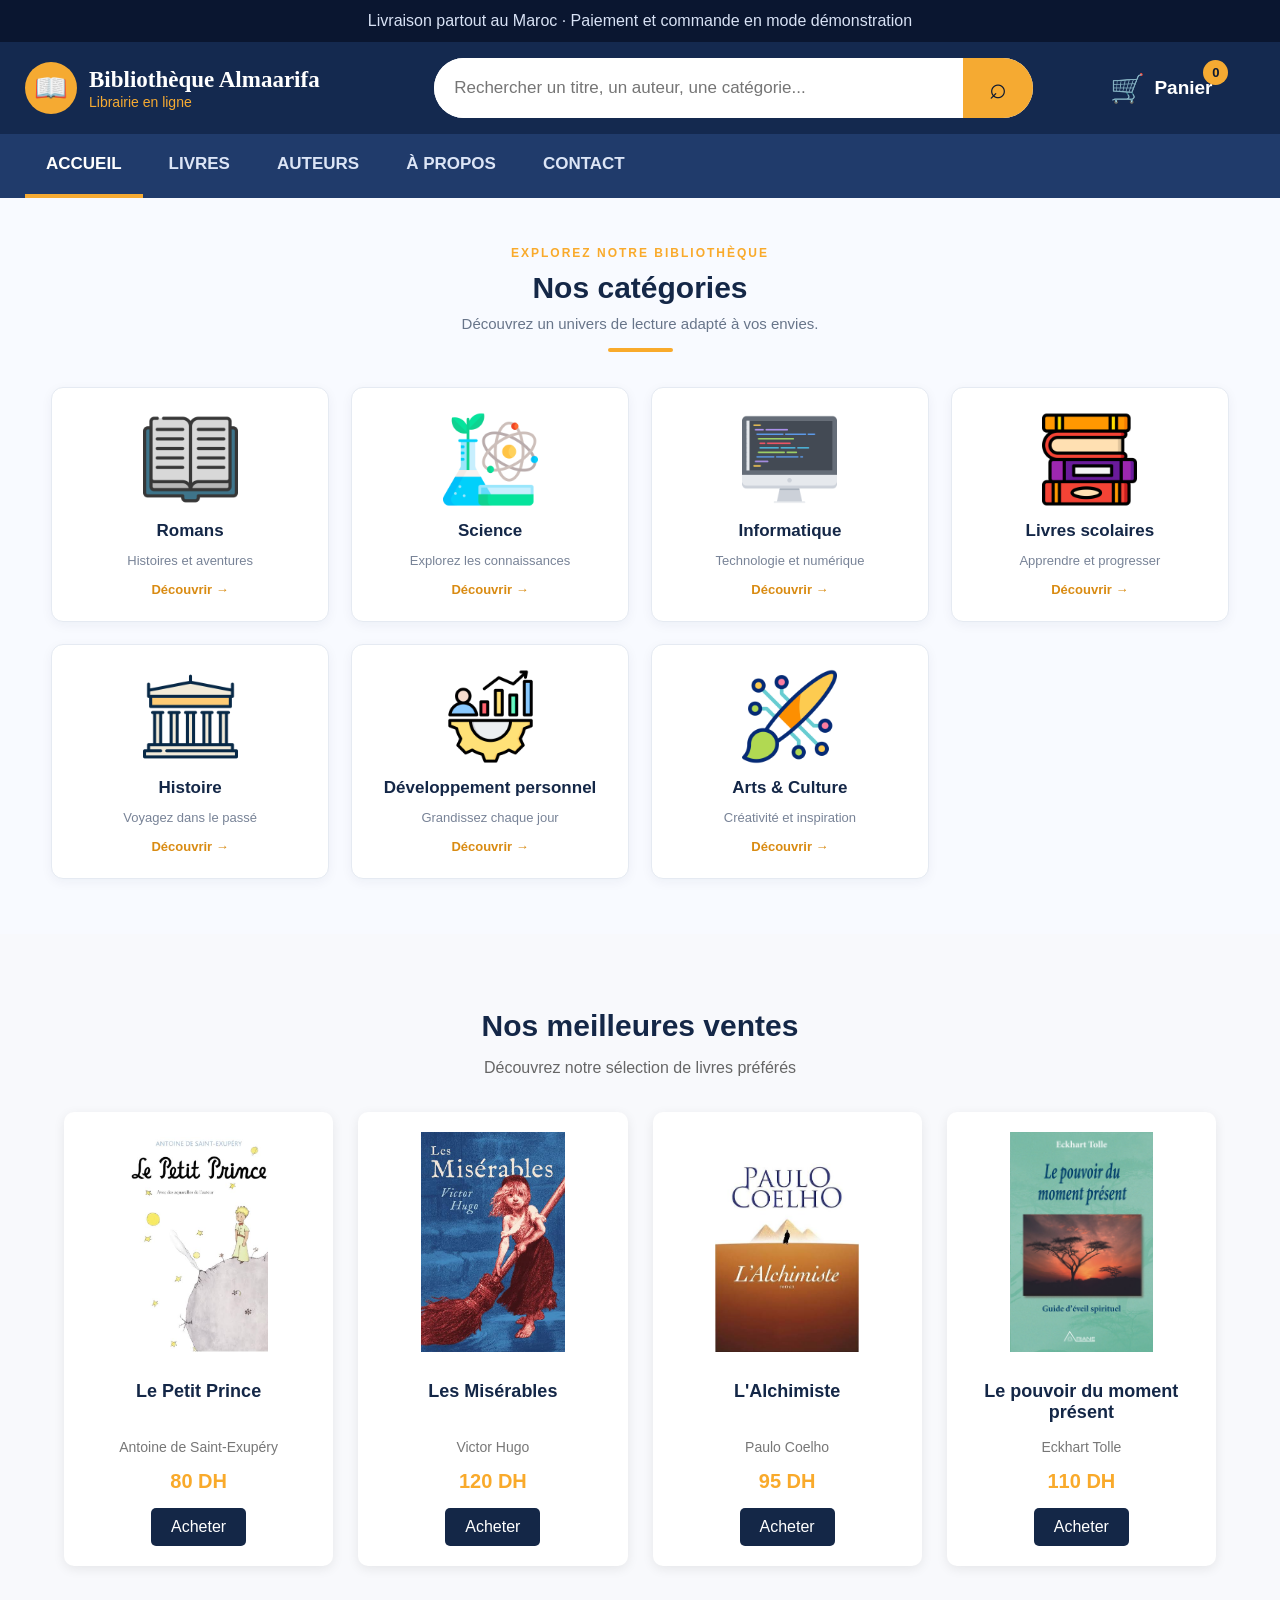
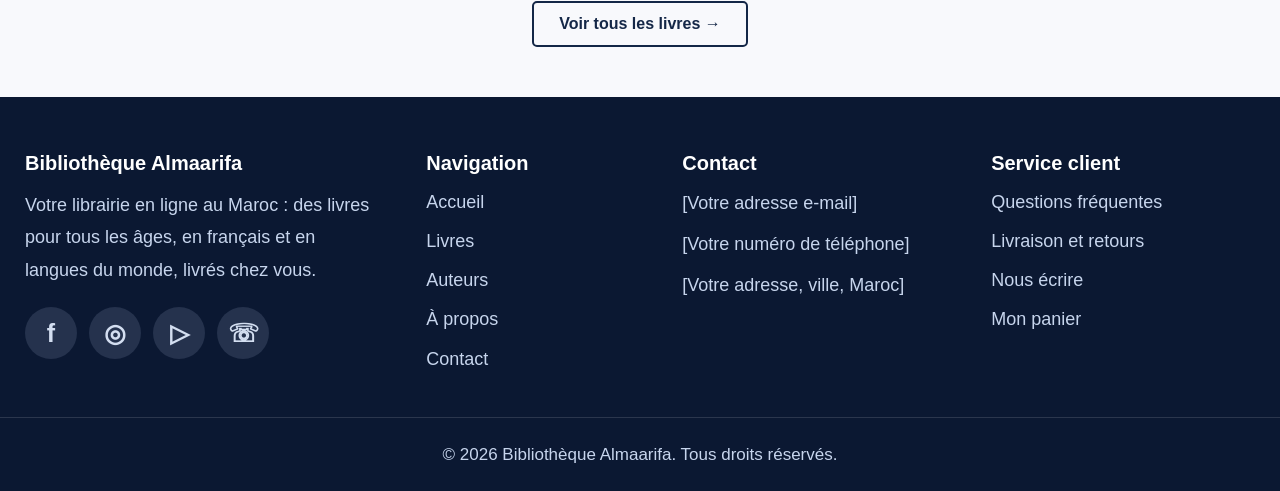
<file: index.html>
<!DOCTYPE html>
<html lang="fr">
<head>
    <meta charset="UTF-8">
    <meta name="viewport" content="width=device-width, initial-scale=1.0">
    <title>Ma Bibliothèque</title>
    <link rel="stylesheet" href="style.css">
</head>
<body>
  <header class="site-header">

    <div class="top-bar">
        Livraison partout au Maroc · Paiement et commande en mode démonstration
    </div>

    <div class="header-main">

        <a href="index.html" class="logo">
            <span class="logo-icon">📖</span>
            <span class="logo-text">
                <strong>Bibliothèque Almaarifa</strong>
                <small>Librairie en ligne</small>
            </span>
        </a>

        <form class="search-bar" action="#" method="get">
            <input
                type="search"
                name="recherche"
                placeholder="Rechercher un titre, un auteur, une catégorie..."
            >
            <button type="submit" aria-label="Rechercher">⌕</button>
        </form>

        <a href="panier.html" class="cart">
            <span class="cart-icon">🛒</span>
            <strong>Panier</strong>
            <span class="cart-count">0</span>
        </a>

    </div>

    <nav class="main-nav">
        <div class="nav-container">
            <a href="index.html" class="active">ACCUEIL</a>
            <a href="Livres.html" >LIVRES</a>
            <a href="Auteurs.html" >AUTEURS</a>
            <a href="À propos.html" >À PROPOS</a>
            <a href="contact.html" >CONTACT</a>
        </div>
    </nav>

<!-- Section Nos catégories -->
<section class="categories-section" id="categories">

    <div class="categories-header">
        <span class="categories-subtitle">EXPLOREZ NOTRE BIBLIOTHÈQUE</span>
        <h2>Nos catégories</h2>
        <p>Découvrez un univers de lecture adapté à vos envies.</p>
        <div class="categories-line"></div>
    </div>

    <div class="categories-container">

        <a href="Livres.html" class="category-card">
            <div class="category-icon">
                <img src="livre.png" alt="Romans">
            </div>
            <h3>Romans</h3>
            <p>Histoires et aventures</p>
            <span class="category-link">Découvrir →</span>
        </a>

        <a href="livres.html" class="category-card">
            <div class="category-icon">
                <img src="science.png" alt="Science">
            </div>
            <h3>Science</h3>
            <p>Explorez les connaissances</p>
            <span class="category-link">Découvrir →</span>
        </a>

        <a href="Livres.html" class="category-card">
            <div class="category-icon">
                <img src="programmation.png" alt="Informatique">
            </div>
            <h3>Informatique</h3>
            <p>Technologie et numérique</p>
            <span class="category-link">Découvrir →</span>
        </a>

        <a href="Livres.html" class="category-card">
            <div class="category-icon">
                <img src="pile.livres.png" alt="Livres scolaires">
            </div>
            <h3>Livres scolaires</h3>
            <p>Apprendre et progresser</p>
            <span class="category-link">Découvrir →</span>
        </a>

        <a href="Livres.html" class="category-card">
            <div class="category-icon">
                <img src="histoire.png" alt="Histoire">
            </div>
            <h3>Histoire</h3>
            <p>Voyagez dans le passé</p>
            <span class="category-link">Découvrir →</span>
        </a>

        <a href="Livres.html" class="category-card">
            <div class="category-icon">
                <img src="self-development.png"
                     alt="Développement personnel">
            </div>
            <h3>Développement personnel</h3>
            <p>Grandissez chaque jour</p>
            <span class="category-link">Découvrir →</span>
        </a>

        <a href="Livres.html" class="category-card">
            <div class="category-icon">
                <img src="art-et-technologie.png" alt="Arts et Culture">
            </div>
            <h3>Arts &amp; Culture</h3>
            <p>Créativité et inspiration</p>
            <span class="category-link">Découvrir →</span>
        </a>

    </div>

</section>

    
<!-- Section Nos meilleures ventes -->
<section class="meilleures-ventes">

    <h2>Nos meilleures ventes</h2>
    <p class="description">
        Découvrez notre sélection de livres préférés
    </p>

    <div class="livres-container">

        <div class="livre">
            <img src="images.jpg" alt="Le Petit Prince">
            <h3>Le Petit Prince</h3>
            <p class="auteur">Antoine de Saint-Exupéry</p>
            <p class="prix">80 DH</p>
            <a href="#" class="btn-acheter">Acheter</a>
        </div>

        <div class="livre">
            <img src="les mesirables.jpg" alt="Les Misérables">
            <h3>Les Misérables</h3>
            <p class="auteur">Victor Hugo</p>
            <p class="prix">120 DH</p>
            <a href="#" class="btn-acheter">Acheter</a>
        </div>

        <div class="livre">
            <img src="lalchimeste.jpg" alt="L'Alchimiste">
            <h3>L'Alchimiste</h3>
            <p class="auteur">Paulo Coelho</p>
            <p class="prix">95 DH</p>
            <a href="#" class="btn-acheter">Acheter</a>
        </div>

        <div class="livre">
            <img src="le-pouvoir-du-moment-present.jpg" alt="Le pouvoir du moment présent">
            <h3>Le pouvoir du moment présent</h3>
            <p class="auteur">Eckhart Tolle</p>
            <p class="prix">110 DH</p>
            <a href="#" class="btn-acheter">Acheter</a>
        </div>

    </div>

    <a href="Livres.html" class="voir-plus">
        Voir tous les livres →
    </a>

</section>

<footer class="site-footer">

    <div class="footer-container">

        <!-- Colonne 1 : Présentation -->
        <div class="footer-column footer-about">
            <h3>Bibliothèque Almaarifa</h3>

            <p>
                Votre librairie en ligne au Maroc : des livres
                pour tous les âges, en français et en langues
                du monde, livrés chez vous.
            </p>

            <div class="social-links">
                <a href="#" aria-label="Facebook">f</a>
                <a href="#" aria-label="Instagram">◎</a>
                <a href="#" aria-label="YouTube">▷</a>
                <a href="#" aria-label="WhatsApp">☏</a>
            </div>
        </div>

        <!-- Colonne 2 : Navigation -->
        <div class="footer-column">
            <h3>Navigation</h3>
            <a href="index.html">Accueil</a>
            <a href="Livres.html">Livres</a>
            <a href="Auteurs.html">Auteurs</a>
            <a href="À propos.html">À propos</a>
            <a href="contact.html">Contact</a>
        </div>

        <!-- Colonne 3 : Contact -->
        <div class="footer-column">
            <h3>Contact</h3>
            <p>[Votre adresse e-mail]</p>
            <p>[Votre numéro de téléphone]</p>
            <p>[Votre adresse, ville, Maroc]</p>
        </div>

        <!-- Colonne 4 : Service client -->
        <div class="footer-column">
            <h3>Service client</h3>
            <a href="#">Questions fréquentes</a>
            <a href="#">Livraison et retours</a>
            <a href="contact.html">Nous écrire</a>
            <a href="panier.html">Mon panier</a>
        </div>

    </div>

    <div class="footer-bottom">
        <p>
            © 2026 Bibliothèque Almaarifa. Tous droits réservés.
        </p>
    </div>

</footer>
</body>
</html>
</file>
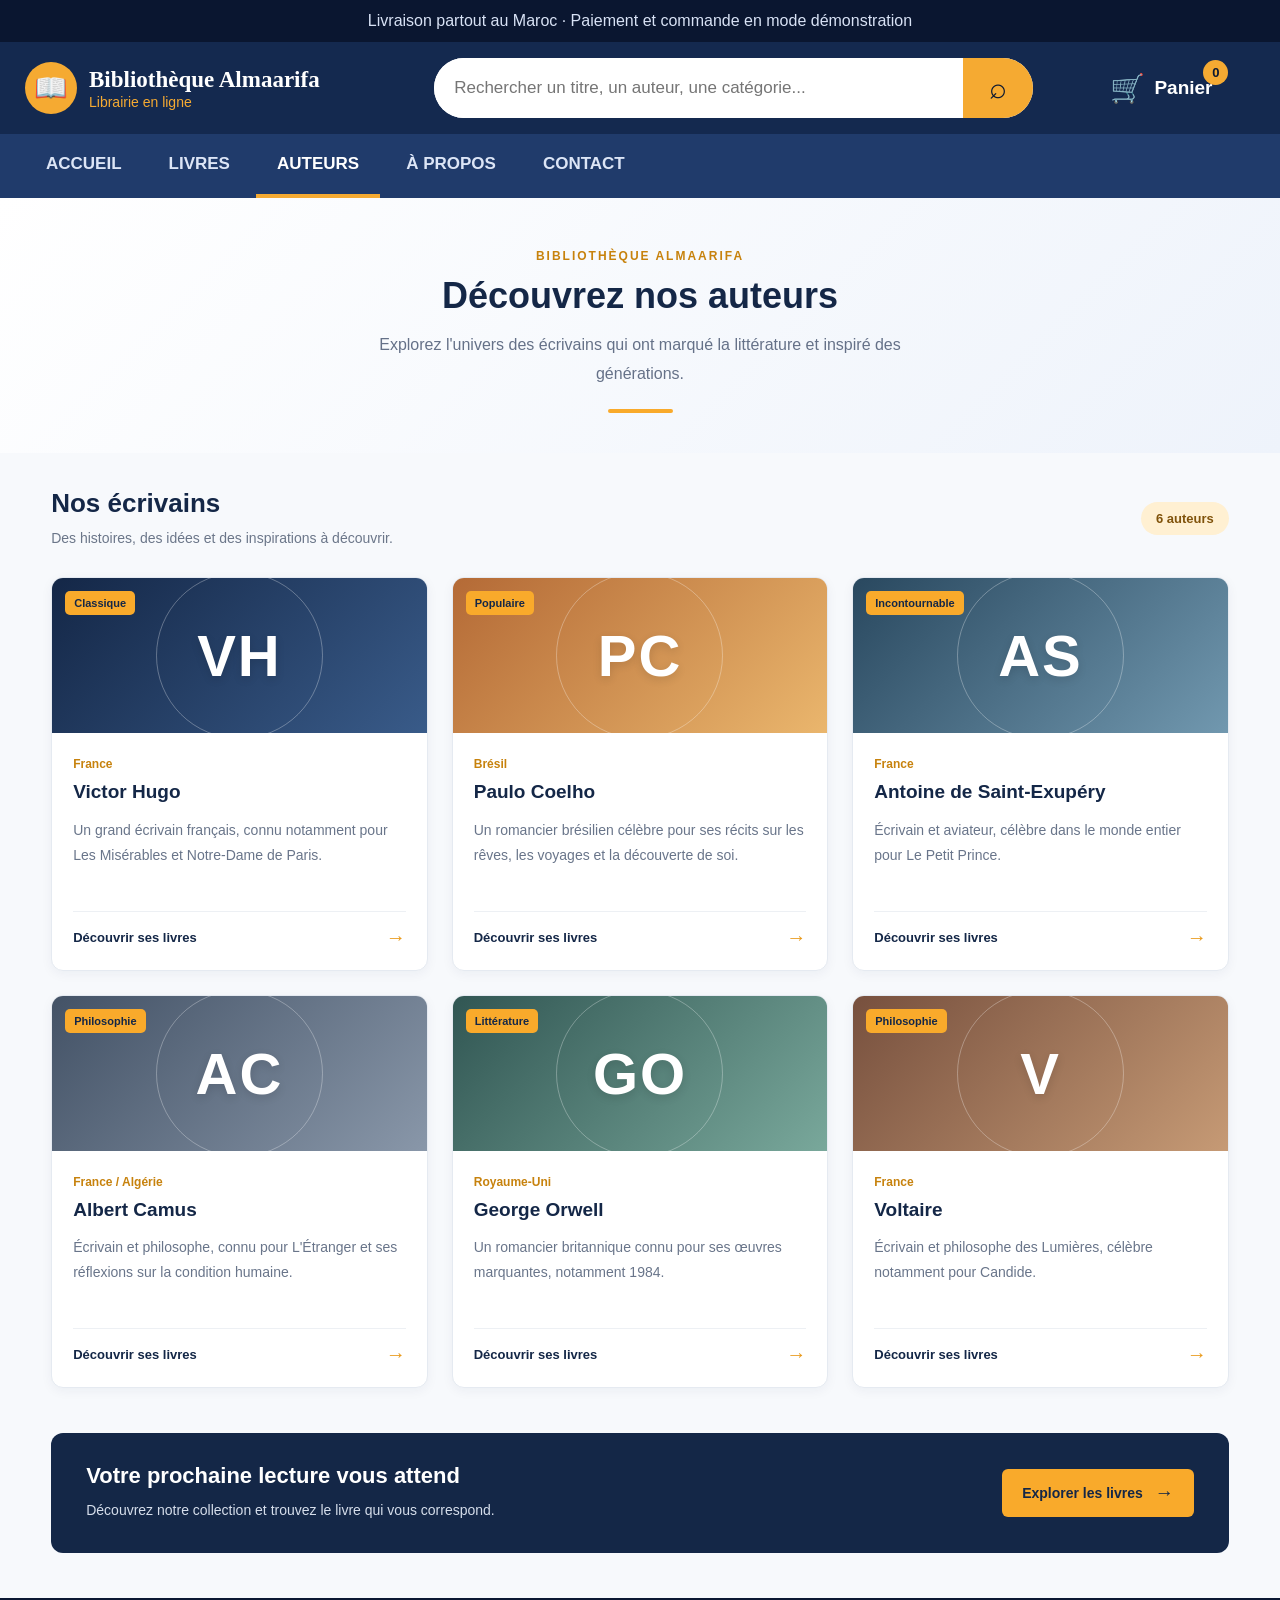
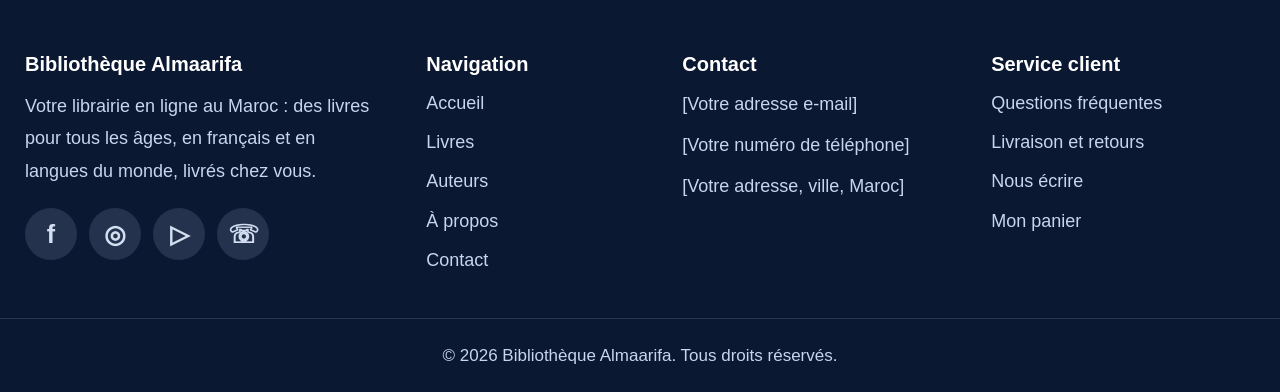
<file: Auteurs.html>
<!DOCTYPE html>
<html lang="fr">
<head>
    <meta charset="UTF-8">
    <meta name="viewport" content="width=device-width, initial-scale=1.0">
    <title>Ma Bibliothèque</title>
    <link rel="stylesheet" href="style.css">
</head>
<body>
  <header class="site-header">

    <div class="top-bar">
        Livraison partout au Maroc · Paiement et commande en mode démonstration
    </div>

    <div class="header-main">

        <a href="index.html" class="logo">
            <span class="logo-icon">📖</span>
            <span class="logo-text">
                <strong>Bibliothèque Almaarifa</strong>
                <small>Librairie en ligne</small>
            </span>
        </a>

        <form class="search-bar" action="#" method="get">
            <input
                type="search"
                name="recherche"
                placeholder="Rechercher un titre, un auteur, une catégorie..."
            >
            <button type="submit" aria-label="Rechercher">⌕</button>
        </form>

        <a href="panier.html" class="cart">
            <span class="cart-icon">🛒</span>
            <strong>Panier</strong>
            <span class="cart-count">0</span>
        </a>

    </div>

    <nav class="main-nav">
        <div class="nav-container">
            <a href="index.html" >ACCUEIL</a>
            <a href="Livres.html">LIVRES</a>
            <a href="Auteurs.html"class="active">AUTEURS</a>
            <a href="À propos.html">À PROPOS</a>
            <a href="contact.html">CONTACT</a>
        </div>
    </nav>
</header>

<!-- ===== PAGE AUTEURS ===== -->
<main class="auteurs-page">

    <!-- En-tête de la page -->
    <section class="auteurs-hero">
        <span class="auteurs-label">BIBLIOTHÈQUE ALMAARIFA</span>

        <h1>Découvrez nos auteurs</h1>

        <p>
            Explorez l'univers des écrivains qui ont marqué
            la littérature et inspiré des générations.
        </p>

        <div class="auteurs-decoration"></div>
    </section>

    <!-- Présentation -->
    <section class="auteurs-content">

        <div class="auteurs-titre">
            <div>
                <h2>Nos écrivains</h2>
                <p>Des histoires, des idées et des inspirations à découvrir.</p>
            </div>

            <span class="auteurs-total">6 auteurs</span>
        </div>

        <!-- Grille des auteurs -->
        <div class="auteurs-grid">

            <!-- Auteur 1 -->
            <article class="auteur-card">
                <div class="auteur-visuel avatar-vh">
                    <span class="auteur-initiales">VH</span>
                    <span class="auteur-badge">Classique</span>
                </div>

                <div class="auteur-info">
                    <span class="auteur-pays">France</span>
                    <h3>Victor Hugo</h3>
                    <p>
                        Un grand écrivain français, connu notamment
                        pour Les Misérables et Notre-Dame de Paris.
                    </p>

                    <a href="Livres.html" class="auteur-link">
                        Découvrir ses livres <span>→</span>
                    </a>
                </div>
            </article>

            <!-- Auteur 2 -->
            <article class="auteur-card">
                <div class="auteur-visuel avatar-pc">
                    <span class="auteur-initiales">PC</span>
                    <span class="auteur-badge">Populaire</span>
                </div>

                <div class="auteur-info">
                    <span class="auteur-pays">Brésil</span>
                    <h3>Paulo Coelho</h3>
                    <p>
                        Un romancier brésilien célèbre pour ses récits
                        sur les rêves, les voyages et la découverte de soi.
                    </p>

                    <a href="Livres.html" class="auteur-link">
                        Découvrir ses livres <span>→</span>
                    </a>
                </div>
            </article>

            <!-- Auteur 3 -->
            <article class="auteur-card">
                <div class="auteur-visuel avatar-as">
                    <span class="auteur-initiales">AS</span>
                    <span class="auteur-badge">Incontournable</span>
                </div>

                <div class="auteur-info">
                    <span class="auteur-pays">France</span>
                    <h3>Antoine de Saint-Exupéry</h3>
                    <p>
                        Écrivain et aviateur, célèbre dans le monde
                        entier pour Le Petit Prince.
                    </p>

                    <a href="Livres.html" class="auteur-link">
                        Découvrir ses livres <span>→</span>
                    </a>
                </div>
            </article>

            <!-- Auteur 4 -->
            <article class="auteur-card">
                <div class="auteur-visuel avatar-ac">
                    <span class="auteur-initiales">AC</span>
                    <span class="auteur-badge">Philosophie</span>
                </div>

                <div class="auteur-info">
                    <span class="auteur-pays">France / Algérie</span>
                    <h3>Albert Camus</h3>
                    <p>
                        Écrivain et philosophe, connu pour L'Étranger
                        et ses réflexions sur la condition humaine.
                    </p>

                    <a href="Livres.html" class="auteur-link">
                        Découvrir ses livres <span>→</span>
                    </a>
                </div>
            </article>

            <!-- Auteur 5 -->
            <article class="auteur-card">
                <div class="auteur-visuel avatar-go">
                    <span class="auteur-initiales">GO</span>
                    <span class="auteur-badge">Littérature</span>
                </div>

                <div class="auteur-info">
                    <span class="auteur-pays">Royaume-Uni</span>
                    <h3>George Orwell</h3>
                    <p>
                        Un romancier britannique connu pour ses œuvres
                        marquantes, notamment 1984.
                    </p>

                    <a href="Livres.html" class="auteur-link">
                        Découvrir ses livres <span>→</span>
                    </a>
                </div>
            </article>

            <!-- Auteur 6 -->
            <article class="auteur-card">
                <div class="auteur-visuel avatar-v">
                    <span class="auteur-initiales">V</span>
                    <span class="auteur-badge">Philosophie</span>
                </div>

                <div class="auteur-info">
                    <span class="auteur-pays">France</span>
                    <h3>Voltaire</h3>
                    <p>
                        Écrivain et philosophe des Lumières, célèbre
                        notamment pour Candide.
                    </p>

                    <a href="Livres.html" class="auteur-link">
                        Découvrir ses livres <span>→</span>
                    </a>
                </div>
            </article>

        </div>
    </section>

    <!-- Invitation à découvrir les livres -->
    <section class="auteurs-cta">
        <div>
            <h2>Votre prochaine lecture vous attend</h2>
            <p>
                Découvrez notre collection et trouvez le livre
                qui vous correspond.
            </p>
        </div>

        <a href="Livres.html" class="cta-button">
            Explorer les livres <span>→</span>
        </a>
    </section>

</main>
<!-- ===== FIN PAGE AUTEURS ===== -->

<footer class="site-footer">

    <div class="footer-container">

        <!-- Colonne 1 : Présentation -->
        <div class="footer-column footer-about">
            <h3>Bibliothèque Almaarifa</h3>

            <p>
                Votre librairie en ligne au Maroc : des livres
                pour tous les âges, en français et en langues
                du monde, livrés chez vous.
            </p>

            <div class="social-links">
                <a href="#" aria-label="Facebook">f</a>
                <a href="#" aria-label="Instagram">◎</a>
                <a href="#" aria-label="YouTube">▷</a>
                <a href="#" aria-label="WhatsApp">☏</a>
            </div>
        </div>

        <!-- Colonne 2 : Navigation -->
        <div class="footer-column">
            <h3>Navigation</h3>
            <a href="index.html">Accueil</a>
            <a href="Livres.html">Livres</a>
            <a href="Auteurs.html">Auteurs</a>
            <a href="À propos.html">À propos</a>
            <a href="contact.html">Contact</a>
        </div>

        <!-- Colonne 3 : Contact -->
        <div class="footer-column">
            <h3>Contact</h3>
            <p>[Votre adresse e-mail]</p>
            <p>[Votre numéro de téléphone]</p>
            <p>[Votre adresse, ville, Maroc]</p>
        </div>

        <!-- Colonne 4 : Service client -->
        <div class="footer-column">
            <h3>Service client</h3>
            <a href="#">Questions fréquentes</a>
            <a href="#">Livraison et retours</a>
            <a href="contact.html">Nous écrire</a>
            <a href="panier.html">Mon panier</a>
        </div>

    </div>

    <div class="footer-bottom">
        <p>
            © 2026 Bibliothèque Almaarifa. Tous droits réservés.
        </p>
    </div>

</footer>
</body>
</html>
</file>
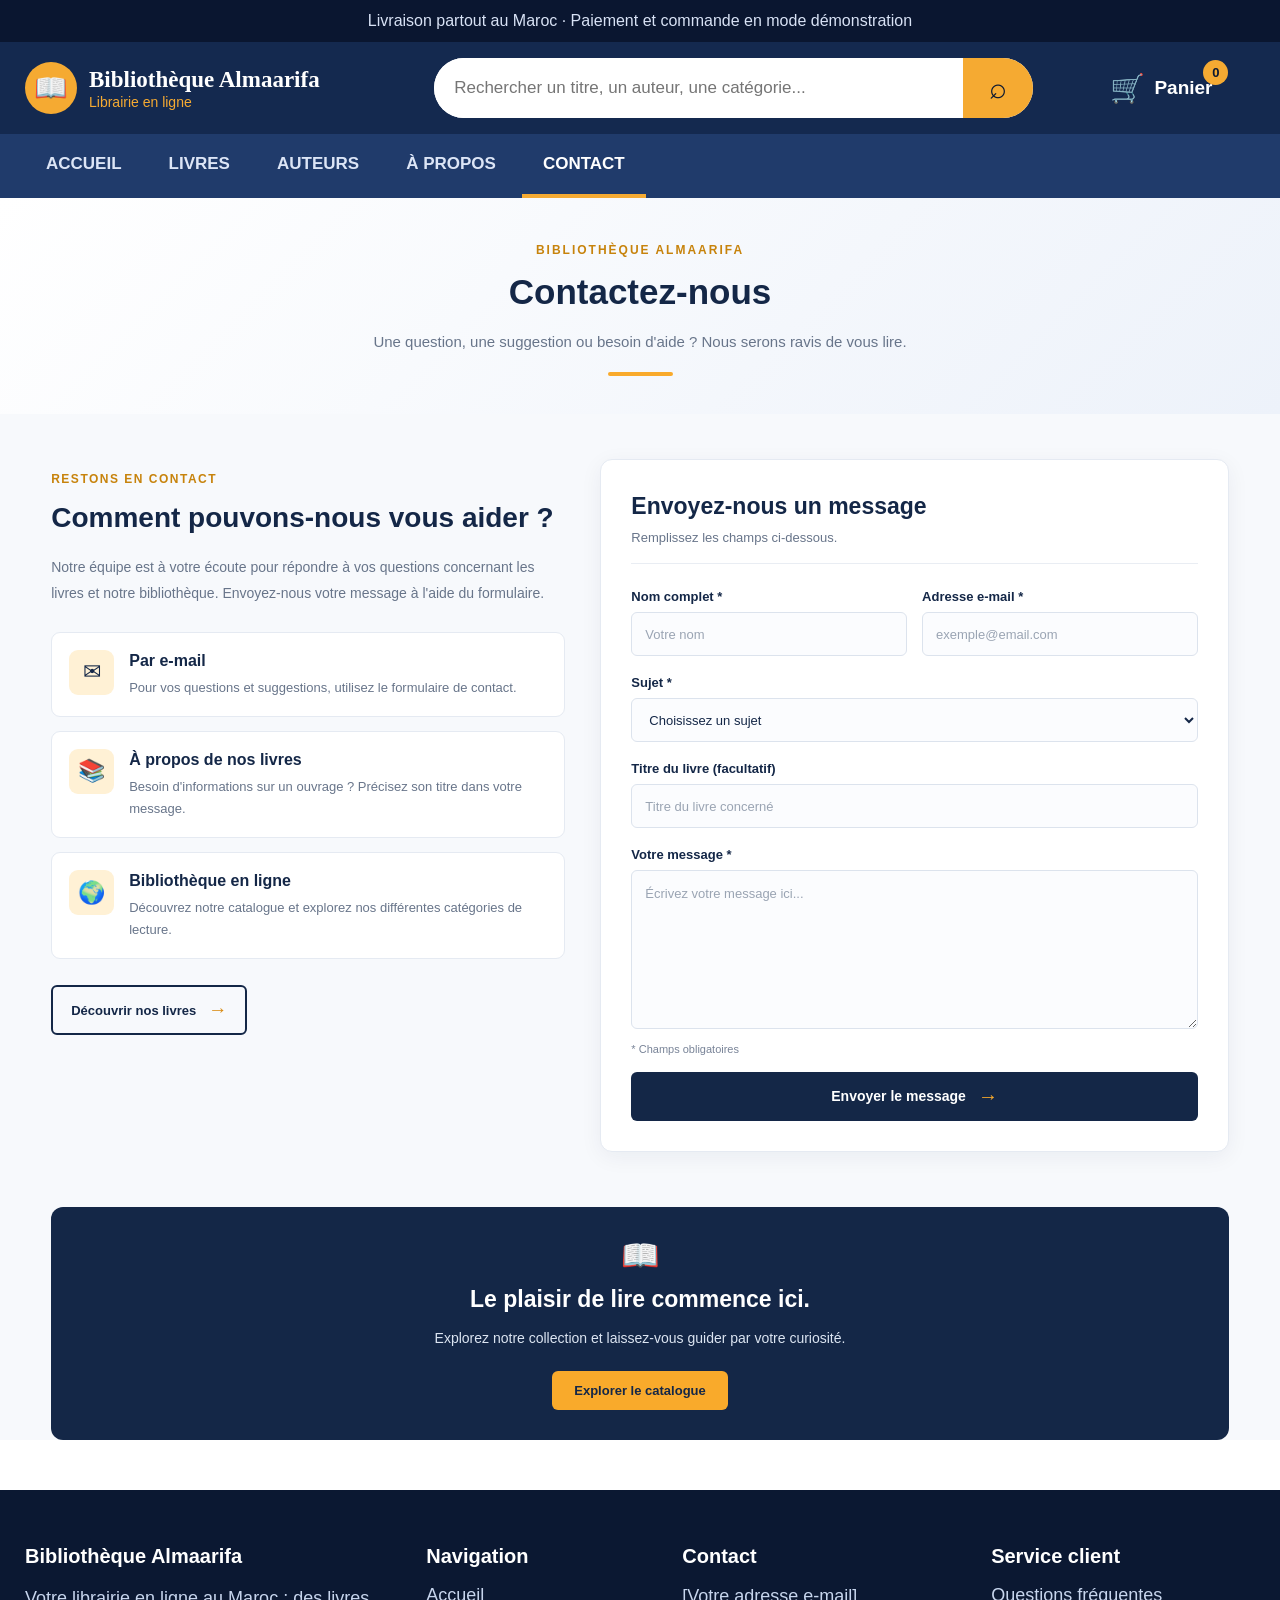
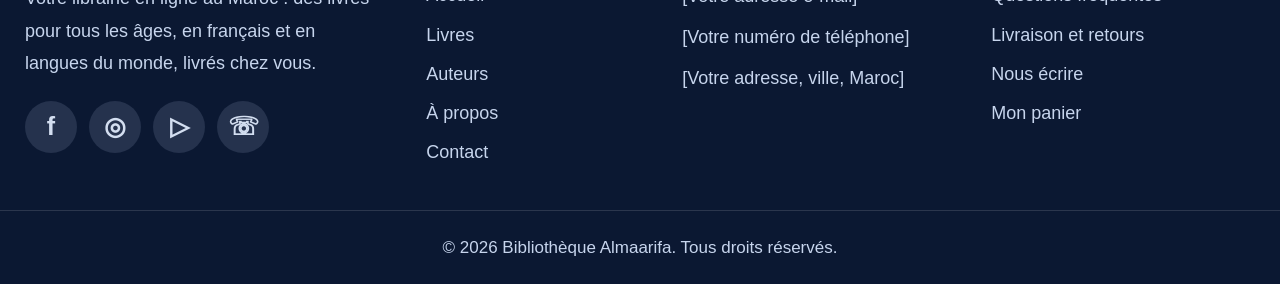
<file: contact.html>
<!DOCTYPE html>
<html lang="fr">
<head>
    <meta charset="UTF-8">
    <meta name="viewport" content="width=device-width, initial-scale=1.0">
    <title>Ma Bibliothèque</title>
    <link rel="stylesheet" href="style.css">
</head>
<body>
  <header class="site-header">

    <div class="top-bar">
        Livraison partout au Maroc · Paiement et commande en mode démonstration
    </div>

    <div class="header-main">

        <a href="index.html" class="logo">
            <span class="logo-icon">📖</span>
            <span class="logo-text">
                <strong>Bibliothèque Almaarifa</strong>
                <small>Librairie en ligne</small>
            </span>
        </a>

        <form class="search-bar" action="#" method="get">
            <input
                type="search"
                name="recherche"
                placeholder="Rechercher un titre, un auteur, une catégorie..."
            >
            <button type="submit" aria-label="Rechercher">⌕</button>
        </form>

        <a href="panier.html" class="cart">
            <span class="cart-icon">🛒</span>
            <strong>Panier</strong>
            <span class="cart-count">0</span>
        </a>

    </div>

    <nav class="main-nav">
        <div class="nav-container">
            <a href="index.html" >ACCUEIL</a>
            <a href="Livres.html">LIVRES</a>
            <a href="Auteurs.html">AUTEURS</a>
            <a href="À propos.html">À PROPOS</a>
            <a href="contact.html"class="active">CONTACT</a>
        </div>
    </nav>
</header>

<!-- ===== PAGE CONTACT ===== -->
<main class="contact-page">

    <!-- En-tête -->
    <section class="contact-hero">
        <span class="contact-label">BIBLIOTHÈQUE ALMAARIFA</span>

        <h1>Contactez-nous</h1>

        <p>
            Une question, une suggestion ou besoin d'aide ?
            Nous serons ravis de vous lire.
        </p>

        <div class="contact-decoration"></div>
    </section>

    <!-- Contenu principal -->
    <section class="contact-container">

        <!-- Informations -->
        <div class="contact-informations">

            <span class="contact-small-title">RESTONS EN CONTACT</span>

            <h2>Comment pouvons-nous vous aider ?</h2>

            <p class="contact-intro">
                Notre équipe est à votre écoute pour répondre à vos
                questions concernant les livres et notre bibliothèque.
                Envoyez-nous votre message à l'aide du formulaire.
            </p>

            <!-- Carte 1 -->
            <div class="contact-info-card">
                <div class="contact-info-icon">✉</div>

                <div>
                    <h3>Par e-mail</h3>
                    <p>
                        Pour vos questions et suggestions,
                        utilisez le formulaire de contact.
                    </p>
                </div>
            </div>

            <!-- Carte 2 -->
            <div class="contact-info-card">
                <div class="contact-info-icon">📚</div>

                <div>
                    <h3>À propos de nos livres</h3>
                    <p>
                        Besoin d'informations sur un ouvrage ?
                        Précisez son titre dans votre message.
                    </p>
                </div>
            </div>

            <!-- Carte 3 -->
            <div class="contact-info-card">
                <div class="contact-info-icon">🌍</div>

                <div>
                    <h3>Bibliothèque en ligne</h3>
                    <p>
                        Découvrez notre catalogue et explorez
                        nos différentes catégories de lecture.
                    </p>
                </div>
            </div>

            <a href="Livres.html" class="contact-catalogue-btn">
                Découvrir nos livres <span>→</span>
            </a>

        </div>

        <!-- Formulaire -->
        <div class="contact-form-card">

            <div class="contact-form-header">
                <h2>Envoyez-nous un message</h2>
                <p>Remplissez les champs ci-dessous.</p>
            </div>

            <form class="contact-form" action="#" method="post">

                <div class="contact-form-row">

                    <div class="contact-field">
                        <label for="nom">Nom complet *</label>
                        <input
                            type="text"
                            id="nom"
                            name="nom"
                            placeholder="Votre nom"
                            autocomplete="name"
                            required>
                    </div>

                    <div class="contact-field">
                        <label for="email">Adresse e-mail *</label>
                        <input
                            type="email"
                            id="email"
                            name="email"
                            placeholder="exemple@email.com"
                            autocomplete="email"
                            required>
                    </div>

                </div>

                <div class="contact-field">
                    <label for="sujet">Sujet *</label>

                    <select id="sujet" name="sujet" required>
                        <option value="" disabled selected>
                            Choisissez un sujet
                        </option>
                        <option value="livre">Question sur un livre</option>
                        <option value="commande">Question sur une commande</option>
                        <option value="suggestion">Suggestion</option>
                        <option value="probleme">Problème technique</option>
                        <option value="autre">Autre demande</option>
                    </select>
                </div>

                <div class="contact-field">
                    <label for="livre">Titre du livre (facultatif)</label>
                    <input
                        type="text"
                        id="livre"
                        name="livre"
                        placeholder="Titre du livre concerné">
                </div>

                <div class="contact-field">
                    <label for="message">Votre message *</label>
                    <textarea
                        id="message"
                        name="message"
                        rows="6"
                        placeholder="Écrivez votre message ici..."
                        required></textarea>
                </div>

                <p class="contact-required">
                    * Champs obligatoires
                </p>

                <button type="submit" class="contact-submit">
                    Envoyer le message <span>→</span>
                </button>

            </form>

        </div>

    </section>

    <!-- Section finale -->
    <section class="contact-bottom">
        <div class="contact-bottom-icon">📖</div>

        <h2>Le plaisir de lire commence ici.</h2>

        <p>
            Explorez notre collection et laissez-vous guider
            par votre curiosité.
        </p>

        <a href="Livres.html" class="contact-bottom-btn">
            Explorer le catalogue
        </a>
    </section>

</main>
<!-- ===== FIN PAGE CONTACT ===== -->

<footer class="site-footer">

    <div class="footer-container">

        <!-- Colonne 1 : Présentation -->
        <div class="footer-column footer-about">
            <h3>Bibliothèque Almaarifa</h3>

            <p>
                Votre librairie en ligne au Maroc : des livres
                pour tous les âges, en français et en langues
                du monde, livrés chez vous.
            </p>

            <div class="social-links">
                <a href="#" aria-label="Facebook">f</a>
                <a href="#" aria-label="Instagram">◎</a>
                <a href="#" aria-label="YouTube">▷</a>
                <a href="#" aria-label="WhatsApp">☏</a>
            </div>
        </div>

        <!-- Colonne 2 : Navigation -->
        <div class="footer-column">
            <h3>Navigation</h3>
            <a href="index.html">Accueil</a>
            <a href="Livres.html">Livres</a>
            <a href="Auteurs.html">Auteurs</a>
            <a href="À propos.html">À propos</a>
            <a href="contact.html">Contact</a>
        </div>

        <!-- Colonne 3 : Contact -->
        <div class="footer-column">
            <h3>Contact</h3>
            <p>[Votre adresse e-mail]</p>
            <p>[Votre numéro de téléphone]</p>
            <p>[Votre adresse, ville, Maroc]</p>
        </div>

        <!-- Colonne 4 : Service client -->
        <div class="footer-column">
            <h3>Service client</h3>
            <a href="#">Questions fréquentes</a>
            <a href="#">Livraison et retours</a>
            <a href="contact.html">Nous écrire</a>
            <a href="panier.html">Mon panier</a>
        </div>

    </div>

    <div class="footer-bottom">
        <p>
            © 2026 Bibliothèque Almaarifa. Tous droits réservés.
        </p>
    </div>

</footer>
</body>
</html>
</file>
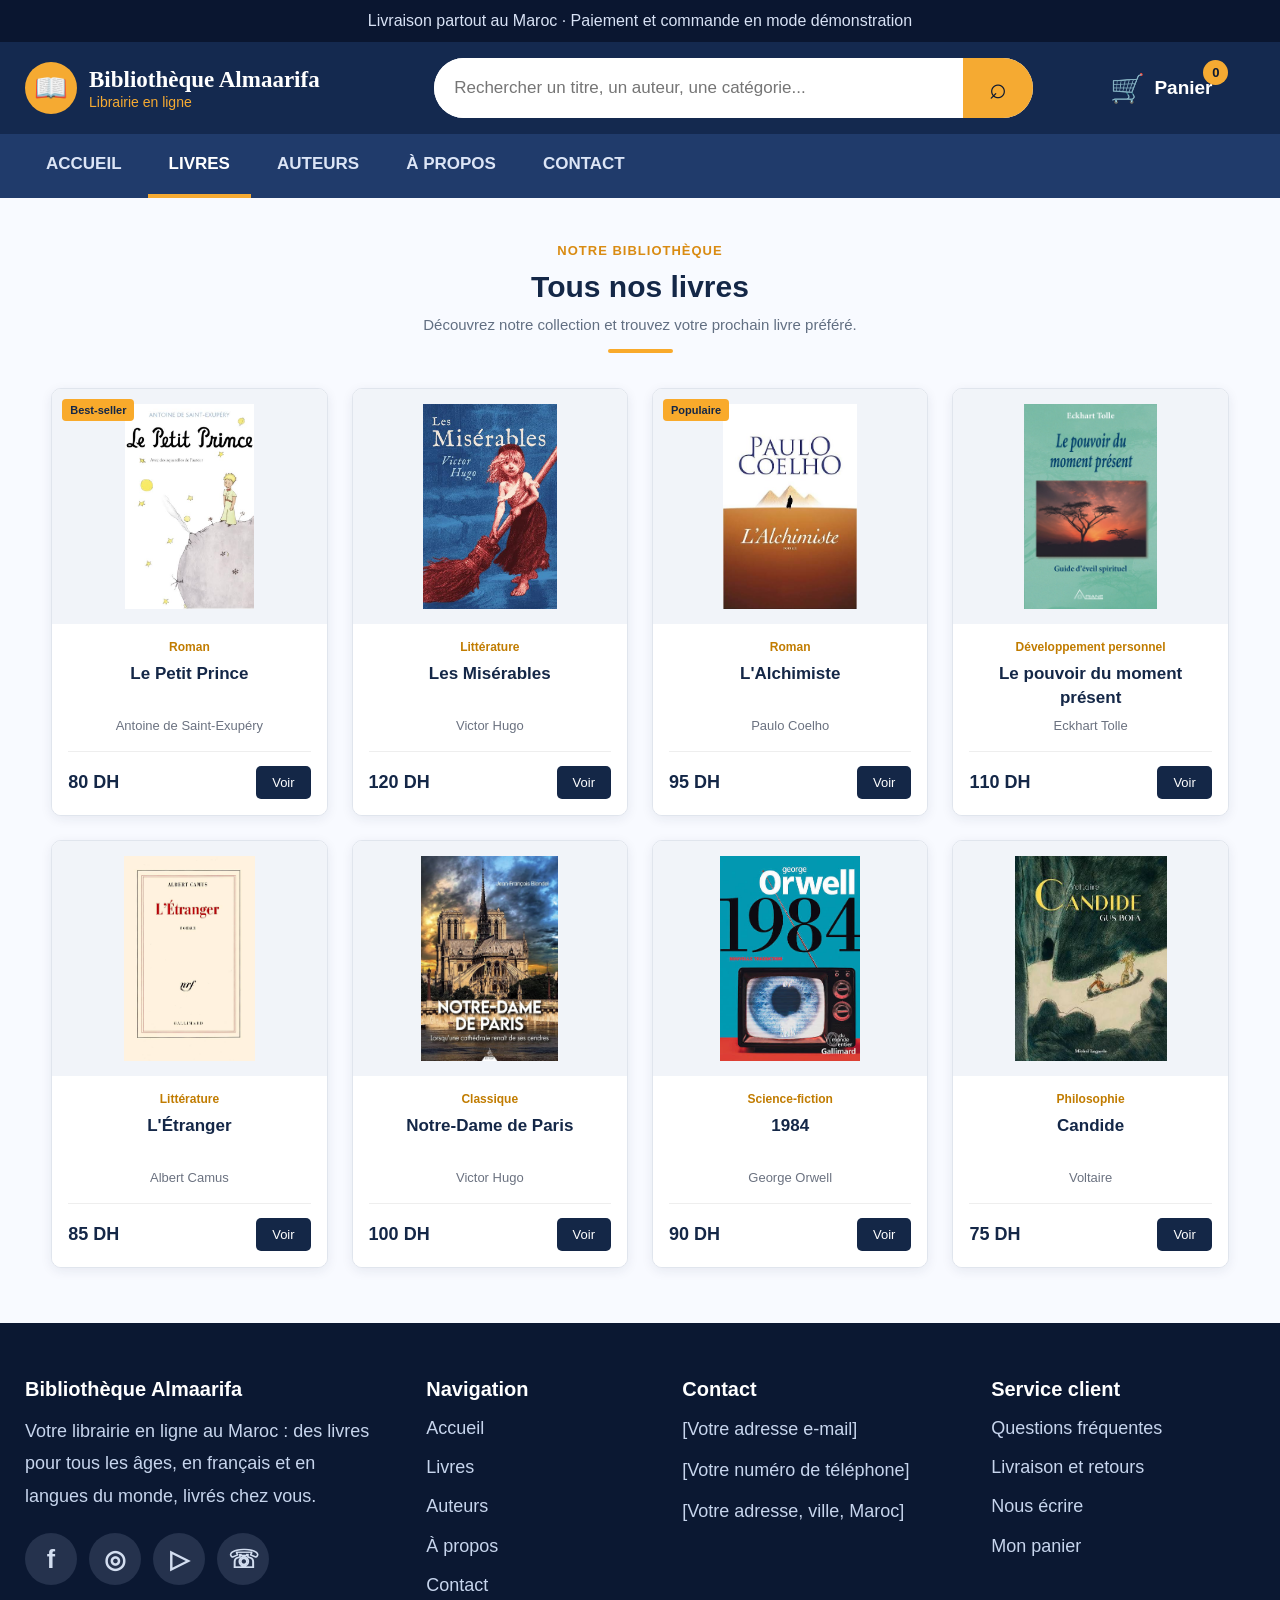
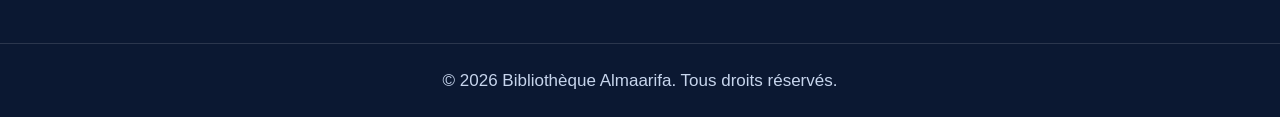
<file: Livres.html>
<!DOCTYPE html>
<html lang="en">
<head>
    <meta charset="UTF-8">
    <meta name="viewport" content="width=device-width, initial-scale=1.0">
    <title>Document</title>
    <link rel="stylesheet" href="style.css">
</head>
<body>
   <header class="site-header">

    <div class="top-bar">
        Livraison partout au Maroc · Paiement et commande en mode démonstration
    </div>

    <div class="header-main">

        <a href="index.html" class="logo">
            <span class="logo-icon">📖</span>
            <span class="logo-text">
                <strong>Bibliothèque Almaarifa</strong>
                <small>Librairie en ligne</small>
            </span>
        </a>

        <form class="search-bar" action="#" method="get">
            <input
                type="search"
                name="recherche"
                placeholder="Rechercher un titre, un auteur, une catégorie..."
            >
            <button type="submit" aria-label="Rechercher">⌕</button>
        </form>

        <a href="panier.html" class="cart">
            <span class="cart-icon">🛒</span>
            <strong>Panier</strong>
            <span class="cart-count">0</span>
        </a>

    </div>

    <nav class="main-nav">
        <div class="nav-container">
            <a href="index.html" >ACCUEIL</a>
            <a href="Livres.html" class="active">LIVRES</a>
            <a href="Auteurs.html">AUTEURS</a>
            <a href="À propos.html">À PROPOS</a>
            <a href="contact.html">CONTACT</a>
        </div>
    </nav> 
   </header>
   
<!-- Section Tous nos livres -->
<section class="meilleures-ventes" id="tous-les-livres">

    <div class="section-header">
        <span class="section-subtitle">NOTRE BIBLIOTHÈQUE</span>
        <h2>Tous nos livres</h2>
        <p>Découvrez notre collection et trouvez votre prochain livre préféré.</p>
        <div class="titre-decoration"></div>
    </div>

    <div class="livres-container">

        <!-- Livre 1 -->
        <article class="livre-card">
            <div class="livre-image">
                <span class="badge-livre">Best-seller</span>
                <img src="images.jpg" alt="Le Petit Prince">
            </div>
            <div class="livre-info">
                <p class="livre-categorie">Roman</p>
                <h3>Le Petit Prince</h3>
                <p class="livre-auteur">Antoine de Saint-Exupéry</p>
                <div class="livre-bas">
                    <span class="livre-prix">80 DH</span>
                    <a href="#" class="btn-livre">Voir</a>
                </div>
            </div>
        </article>

        <!-- Livre 2 -->
        <article class="livre-card">
            <div class="livre-image">
                <img src="les mesirables.jpg" alt="Les Misérables">
            </div>
            <div class="livre-info">
                <p class="livre-categorie">Littérature</p>
                <h3>Les Misérables</h3>
                <p class="livre-auteur">Victor Hugo</p>
                <div class="livre-bas">
                    <span class="livre-prix">120 DH</span>
                    <a href="#" class="btn-livre">Voir</a>
                </div>
            </div>
        </article>

        <!-- Livre 3 -->
        <article class="livre-card">
            <div class="livre-image">
                <span class="badge-livre">Populaire</span>
                <img src="lalchimeste.jpg" alt="L'Alchimiste">
            </div>
            <div class="livre-info">
                <p class="livre-categorie">Roman</p>
                <h3>L'Alchimiste</h3>
                <p class="livre-auteur">Paulo Coelho</p>
                <div class="livre-bas">
                    <span class="livre-prix">95 DH</span>
                    <a href="#" class="btn-livre">Voir</a>
                </div>
            </div>
        </article>

        <!-- Livre 4 -->
        <article class="livre-card">
            <div class="livre-image">
                <img src="le-pouvoir-du-moment-present.jpg"
                     alt="Le pouvoir du moment présent">
            </div>
            <div class="livre-info">
                <p class="livre-categorie">Développement personnel</p>
                <h3>Le pouvoir du moment présent</h3>
                <p class="livre-auteur">Eckhart Tolle</p>
                <div class="livre-bas">
                    <span class="livre-prix">110 DH</span>
                    <a href="#" class="btn-livre">Voir</a>
                </div>
            </div>
        </article>

        <!-- Livre 5 -->
        <article class="livre-card">
            <div class="livre-image">
                <img src="letranger.jpg" alt="L'Étranger">
            </div>
            <div class="livre-info">
                <p class="livre-categorie">Littérature</p>
                <h3>L'Étranger</h3>
                <p class="livre-auteur">Albert Camus</p>
                <div class="livre-bas">
                    <span class="livre-prix">85 DH</span>
                    <a href="#" class="btn-livre">Voir</a>
                </div>
            </div>
        </article>

        <!-- Livre 6 -->
        <article class="livre-card">
            <div class="livre-image">
                <img src="notre dame de paris.jpg" alt="Notre dame de paris ">
            </div>
            <div class="livre-info">
                <p class="livre-categorie">Classique</p>
                <h3>Notre-Dame de Paris</h3>
                <p class="livre-auteur">Victor Hugo</p>
                <div class="livre-bas">
                    <span class="livre-prix">100 DH</span>
                    <a href="#" class="btn-livre">Voir</a>
                </div>
            </div>
        </article>

        <!-- Livre 7 -->
        <article class="livre-card">
            <div class="livre-image">
                <img src="1984.jpg" alt="1984">
            </div>
            <div class="livre-info">
                <p class="livre-categorie">Science-fiction</p>
                <h3>1984</h3>
                <p class="livre-auteur">George Orwell</p>
                <div class="livre-bas">
                    <span class="livre-prix">90 DH</span>
                    <a href="#" class="btn-livre">Voir</a>
                </div>
            </div>
        </article>

        <!-- Livre 8 -->
        <article class="livre-card">
            <div class="livre-image">
                <img src="candide.jpg" alt="Candide">
            </div>
            <div class="livre-info">
                <p class="livre-categorie">Philosophie</p>
                <h3>Candide</h3>
                <p class="livre-auteur">Voltaire</p>
                <div class="livre-bas">
                    <span class="livre-prix">75 DH</span>
                    <a href="#" class="btn-livre">Voir</a>
                </div>
            </div>
        </article>

    </div>

</section>
    <footer class="site-footer">

    <div class="footer-container">

        <!-- Colonne 1 : Présentation -->
        <div class="footer-column footer-about">
            <h3>Bibliothèque Almaarifa</h3>

            <p>
                Votre librairie en ligne au Maroc : des livres
                pour tous les âges, en français et en langues
                du monde, livrés chez vous.
            </p>

            <div class="social-links">
                <a href="#" aria-label="Facebook">f</a>
                <a href="#" aria-label="Instagram">◎</a>
                <a href="#" aria-label="YouTube">▷</a>
                <a href="#" aria-label="WhatsApp">☏</a>
            </div>
        </div>

        <!-- Colonne 2 : Navigation -->
        <div class="footer-column">
            <h3>Navigation</h3>
            <a href="index.html">Accueil</a>
            <a href="Livres.html">Livres</a>
            <a href="Auteurs.html">Auteurs</a>
            <a href="À propos.html">À propos</a>
            <a href="contact.html">Contact</a>
        </div>

        <!-- Colonne 3 : Contact -->
        <div class="footer-column">
            <h3>Contact</h3>
            <p>[Votre adresse e-mail]</p>
            <p>[Votre numéro de téléphone]</p>
            <p>[Votre adresse, ville, Maroc]</p>
        </div>

        <!-- Colonne 4 : Service client -->
        <div class="footer-column">
            <h3>Service client</h3>
            <a href="#">Questions fréquentes</a>
            <a href="#">Livraison et retours</a>
            <a href="contact.html">Nous écrire</a>
            <a href="panier.html">Mon panier</a>
        </div>

    </div>

    <div class="footer-bottom">
        <p>
            © 2026 Bibliothèque Almaarifa. Tous droits réservés.
        </p>
    </div>

</footer> 
</body>
</html>
</file>
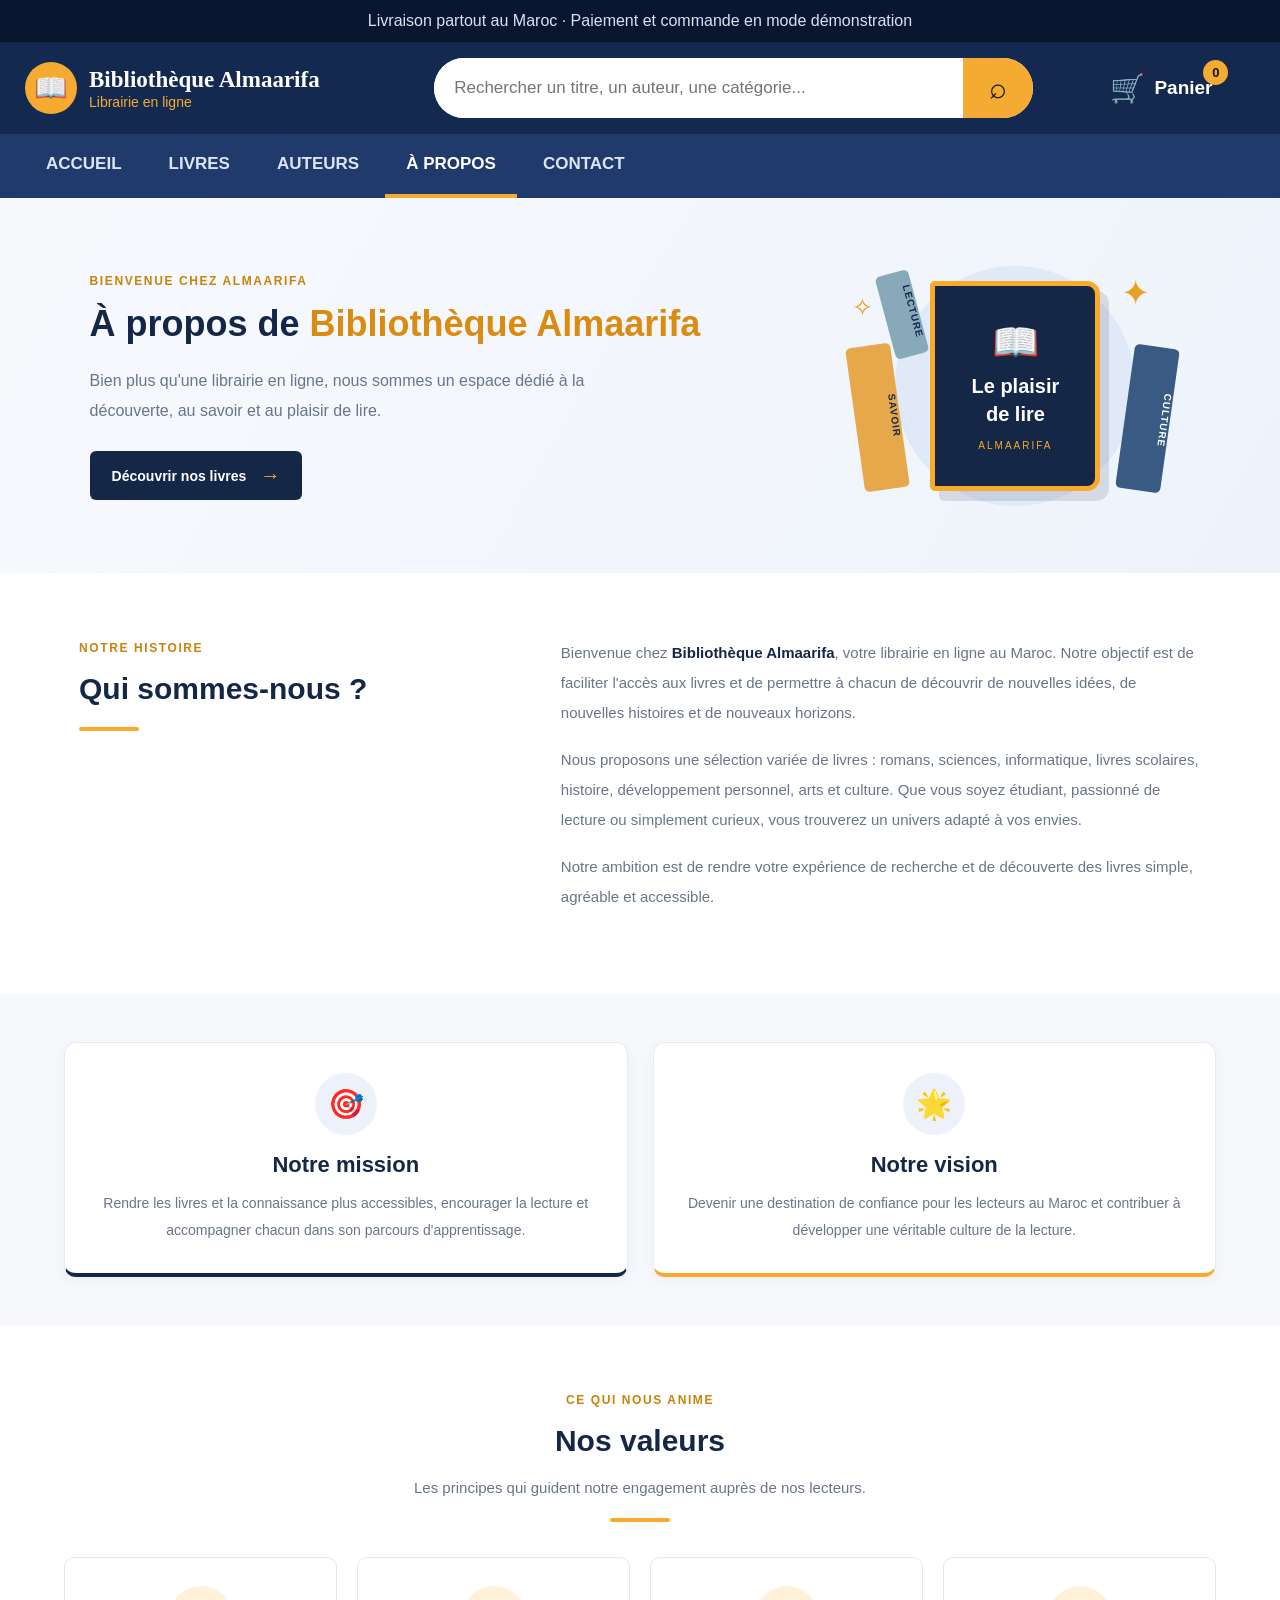
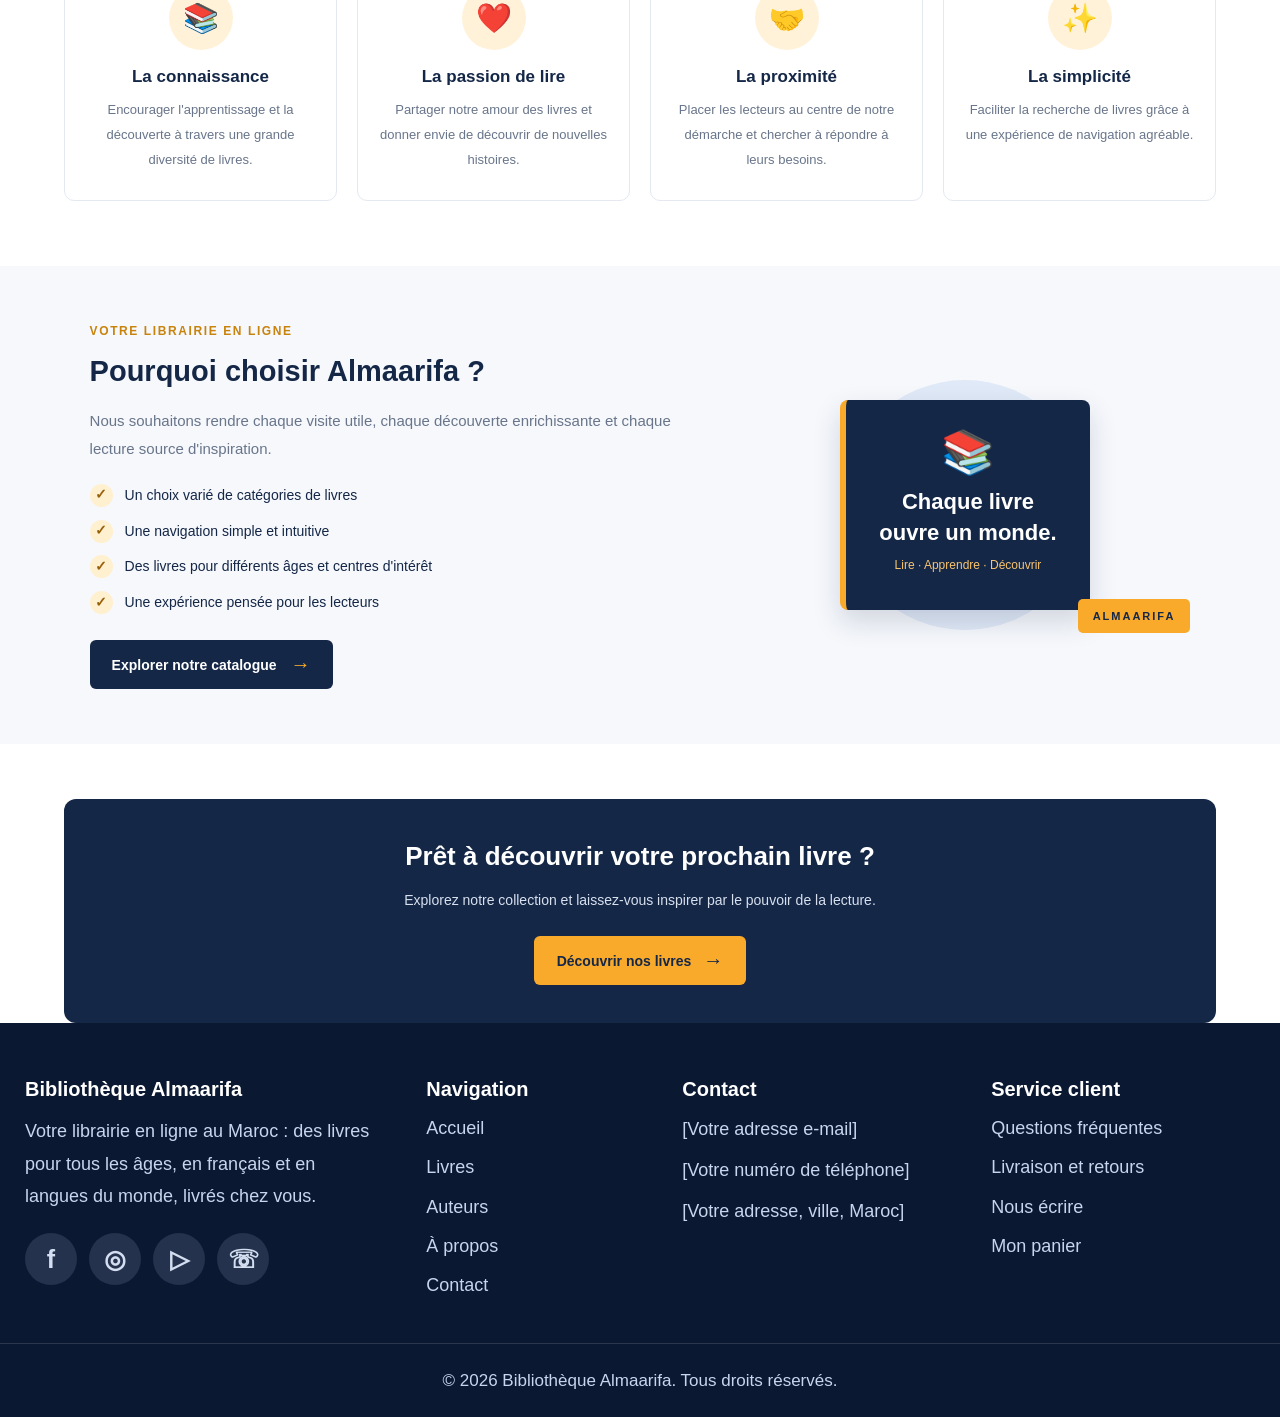
<file: À propos.html>
<!DOCTYPE html>
<html lang="fr">
<head>
    <meta charset="UTF-8">
    <meta name="viewport" content="width=device-width, initial-scale=1.0">
    <title>Ma Bibliothèque</title>
    <link rel="stylesheet" href="style.css">
</head>
<body>
  <header class="site-header">

    <div class="top-bar">
        Livraison partout au Maroc · Paiement et commande en mode démonstration
    </div>

    <div class="header-main">

        <a href="index.html" class="logo">
            <span class="logo-icon">📖</span>
            <span class="logo-text">
                <strong>Bibliothèque Almaarifa</strong>
                <small>Librairie en ligne</small>
            </span>
        </a>

        <form class="search-bar" action="#" method="get">
            <input
                type="search"
                name="recherche"
                placeholder="Rechercher un titre, un auteur, une catégorie..."
            >
            <button type="submit" aria-label="Rechercher">⌕</button>
        </form>

        <a href="panier.html" class="cart">
            <span class="cart-icon">🛒</span>
            <strong>Panier</strong>
            <span class="cart-count">0</span>
        </a>

    </div>

    <nav class="main-nav">
        <div class="nav-container">
            <a href="index.html" >ACCUEIL</a>
            <a href="Livres.html">LIVRES</a>
            <a href="Auteurs.html">AUTEURS</a>
            <a href="À propos.html"class="active">À PROPOS</a>
            <a href="contact.html">CONTACT</a>
        </div>
    </nav>
</header>

<!-- ===== PAGE À PROPOS ===== -->
<main class="apropos-page">

    <!-- Section principale -->
    <section class="apropos-hero">

        <div class="apropos-hero-content">
            <span class="apropos-label">BIENVENUE CHEZ ALMAARIFA</span>

            <h1>À propos de <span>Bibliothèque Almaarifa</span></h1>

            <p>
                Bien plus qu'une librairie en ligne, nous sommes
                un espace dédié à la découverte, au savoir et au
                plaisir de lire.
            </p>

            <a href="Livres.html" class="apropos-btn">
                Découvrir nos livres <span>→</span>
            </a>
        </div>

        <!-- Illustration réalisée en CSS -->
        <div class="apropos-illustration">
            <div class="illustration-cercle"></div>

            <div class="livre-deco livre-deco-1">SAVOIR</div>
            <div class="livre-deco livre-deco-2">CULTURE</div>
            <div class="livre-deco livre-deco-3">LECTURE</div>

            <div class="illustration-livre">
                <span>📖</span>
                <strong>Le plaisir<br>de lire</strong>
                <small>ALMAARIFA</small>
            </div>

            <div class="etoile etoile-1">✦</div>
            <div class="etoile etoile-2">✧</div>
        </div>

    </section>

    <!-- Qui sommes-nous ? -->
    <section class="apropos-intro">

        <div class="apropos-intro-titre">
            <span class="apropos-petit-titre">NOTRE HISTOIRE</span>
            <h2>Qui sommes-nous ?</h2>
            <div class="apropos-trait"></div>
        </div>

        <div class="apropos-intro-texte">
            <p>
                Bienvenue chez <strong>Bibliothèque Almaarifa</strong>,
                votre librairie en ligne au Maroc. Notre objectif est
                de faciliter l'accès aux livres et de permettre à
                chacun de découvrir de nouvelles idées, de nouvelles
                histoires et de nouveaux horizons.
            </p>

            <p>
                Nous proposons une sélection variée de livres :
                romans, sciences, informatique, livres scolaires,
                histoire, développement personnel, arts et culture.
                Que vous soyez étudiant, passionné de lecture ou
                simplement curieux, vous trouverez un univers
                adapté à vos envies.
            </p>

            <p>
                Notre ambition est de rendre votre expérience de
                recherche et de découverte des livres simple,
                agréable et accessible.
            </p>
        </div>

    </section>

    <!-- Mission et vision -->
    <section class="apropos-mission">

        <div class="mission-card">
            <div class="mission-icon">🎯</div>

            <h3>Notre mission</h3>

            <p>
                Rendre les livres et la connaissance plus accessibles,
                encourager la lecture et accompagner chacun dans
                son parcours d'apprentissage.
            </p>
        </div>

        <div class="mission-card mission-card-orange">
            <div class="mission-icon">🌟</div>

            <h3>Notre vision</h3>

            <p>
                Devenir une destination de confiance pour les lecteurs
                au Maroc et contribuer à développer une véritable
                culture de la lecture.
            </p>
        </div>

    </section>

    <!-- Nos valeurs -->
    <section class="apropos-valeurs">

        <div class="valeurs-header">
            <span class="apropos-petit-titre">CE QUI NOUS ANIME</span>

            <h2>Nos valeurs</h2>

            <p>
                Les principes qui guident notre engagement
                auprès de nos lecteurs.
            </p>

            <div class="apropos-trait"></div>
        </div>

        <div class="valeurs-grid">

            <article class="valeur-card">
                <div class="valeur-icon">📚</div>
                <h3>La connaissance</h3>
                <p>
                    Encourager l'apprentissage et la découverte
                    à travers une grande diversité de livres.
                </p>
            </article>

            <article class="valeur-card">
                <div class="valeur-icon">❤️</div>
                <h3>La passion de lire</h3>
                <p>
                    Partager notre amour des livres et donner
                    envie de découvrir de nouvelles histoires.
                </p>
            </article>

            <article class="valeur-card">
                <div class="valeur-icon">🤝</div>
                <h3>La proximité</h3>
                <p>
                    Placer les lecteurs au centre de notre démarche
                    et chercher à répondre à leurs besoins.
                </p>
            </article>

            <article class="valeur-card">
                <div class="valeur-icon">✨</div>
                <h3>La simplicité</h3>
                <p>
                    Faciliter la recherche de livres grâce à
                    une expérience de navigation agréable.
                </p>
            </article>

        </div>

    </section>

    <!-- Pourquoi choisir Almaarifa ? -->
    <section class="apropos-choix">

        <div class="choix-contenu">
            <span class="apropos-petit-titre">VOTRE LIBRAIRIE EN LIGNE</span>

            <h2>Pourquoi choisir Almaarifa ?</h2>

            <p>
                Nous souhaitons rendre chaque visite utile,
                chaque découverte enrichissante et chaque lecture
                source d'inspiration.
            </p>

            <ul class="choix-liste">
                <li>
                    <span class="choix-check">✓</span>
                    Un choix varié de catégories de livres
                </li>

                <li>
                    <span class="choix-check">✓</span>
                    Une navigation simple et intuitive
                </li>

                <li>
                    <span class="choix-check">✓</span>
                    Des livres pour différents âges et centres d'intérêt
                </li>

                <li>
                    <span class="choix-check">✓</span>
                    Une expérience pensée pour les lecteurs
                </li>
            </ul>

            <a href="Livres.html" class="apropos-btn">
                Explorer notre catalogue <span>→</span>
            </a>
        </div>

        <div class="choix-visuel">
            <div class="choix-grand-cercle"></div>

            <div class="choix-livre">
                <span>📚</span>
                <h3>Chaque livre<br>ouvre un monde.</h3>
                <p>Lire · Apprendre · Découvrir</p>
            </div>

            <span class="choix-decoration">ALMAARIFA</span>
        </div>

    </section>

    <!-- Appel à l'action -->
    <section class="apropos-cta">

        <h2>Prêt à découvrir votre prochain livre ?</h2>

        <p>
            Explorez notre collection et laissez-vous inspirer
            par le pouvoir de la lecture.
        </p>

        <a href="Livres.html" class="cta-apropos-btn">
            Découvrir nos livres <span>→</span>
        </a>

    </section>

</main>
<!-- ===== FIN PAGE À PROPOS ===== -->

<footer class="site-footer">

    <div class="footer-container">

        <!-- Colonne 1 : Présentation -->
        <div class="footer-column footer-about">
            <h3>Bibliothèque Almaarifa</h3>

            <p>
                Votre librairie en ligne au Maroc : des livres
                pour tous les âges, en français et en langues
                du monde, livrés chez vous.
            </p>

            <div class="social-links">
                <a href="#" aria-label="Facebook">f</a>
                <a href="#" aria-label="Instagram">◎</a>
                <a href="#" aria-label="YouTube">▷</a>
                <a href="#" aria-label="WhatsApp">☏</a>
            </div>
        </div>

        <!-- Colonne 2 : Navigation -->
        <div class="footer-column">
            <h3>Navigation</h3>
            <a href="index.html">Accueil</a>
            <a href="Livres.html">Livres</a>
            <a href="Auteurs.html">Auteurs</a>
            <a href="À propos.html">À propos</a>
            <a href="contact.html">Contact</a>
        </div>

        <!-- Colonne 3 : Contact -->
        <div class="footer-column">
            <h3>Contact</h3>
            <p>[Votre adresse e-mail]</p>
            <p>[Votre numéro de téléphone]</p>
            <p>[Votre adresse, ville, Maroc]</p>
        </div>

        <!-- Colonne 4 : Service client -->
        <div class="footer-column">
            <h3>Service client</h3>
            <a href="#">Questions fréquentes</a>
            <a href="#">Livraison et retours</a>
            <a href="contact.html">Nous écrire</a>
            <a href="panier.html">Mon panier</a>
        </div>

    </div>

    <div class="footer-bottom">
        <p>
            © 2026 Bibliothèque Almaarifa. Tous droits réservés.
        </p>
    </div>

</footer>
</body>
</html>
</file>
<file: style.css>
:root {
    --navy: #0b1832;
    --navy-light: #14294f;
    --navy-nav: #203b6b;
    --orange: #f5aa32;
    --white: #ffffff;
    --text-light: #c7d5ed;
    --border-color: rgba(255, 255, 255, 0.13);
}

/* ================= GENERAL ================= */
* {
    box-sizing: border-box;
}

body {
    margin: 0;
    font-family: Arial, Helvetica, sans-serif;
    background: #ffffff;
    color: var(--white);
}

a {
    text-decoration: none;
    color: inherit;
}

/* ================= HEADER ================= */
.site-header {
    width: 100%;
    background: var(--navy);
}

/* الشريط العلوي */
.top-bar {
    min-height: 42px;
    padding: 10px 15px;
    display: flex;
    justify-content: center;
    align-items: center;
    text-align: center;
    background: #0a1630;
    color: #d8e2f5;
    font-size: 16px;
}

/* المنطقة الرئيسية */
.header-main {
    width: min(1500px, 100%);
    min-height: 92px;
    margin: auto;
    padding: 15px 25px;
    display: grid;
    grid-template-columns: 1fr minmax(250px, 1.6fr) 0.5fr;
    align-items: center;
    gap: 35px;
    background: var(--navy-light);
}

/* الشعار */
.logo {
    display: flex;
    align-items: center;
    gap: 12px;
    min-width: 0;
}

.logo-icon {
    width: 52px;
    height: 52px;
    flex-shrink: 0;
    display: flex;
    align-items: center;
    justify-content: center;
    border-radius: 50%;
    background: var(--orange);
    font-size: 27px;
}

.logo-text {
    display: flex;
    flex-direction: column;
    gap: 1px;
}

.logo-text strong {
    font-family: Georgia, serif;
    font-size: 23px;
    white-space: nowrap;
}

.logo-text small {
    color: var(--orange);
    font-size: 14px;
}

/* شريط البحث */
.search-bar {
    display: flex;
    width: 100%;
    height: 60px;
    overflow: hidden;
    border-radius: 35px;
    background: var(--white);
}

.search-bar input {
    flex: 1;
    width: 0;
    min-width: 0;
    border: none;
    outline: none;
    padding: 0 20px;
    font-size: 17px;
    color: #333333;
}

.search-bar button {
    width: 70px;
    flex-shrink: 0;
    border: none;
    background: var(--orange);
    color: var(--navy);
    font-size: 30px;
    cursor: pointer;
}

.search-bar button:hover {
    background: #ffc15b;
}

/* السلة */
.cart {
    position: relative;
    justify-self: center;
    display: flex;
    align-items: center;
    gap: 9px;
    font-size: 19px;
}

.cart-icon {
    font-size: 28px;
}

.cart-count {
    position: absolute;
    top: -12px;
    right: -16px;
    width: 25px;
    height: 25px;
    display: flex;
    align-items: center;
    justify-content: center;
    border-radius: 50%;
    background: var(--orange);
    color: var(--navy);
    font-size: 13px;
    font-weight: bold;
}

/* قائمة التنقل */
.main-nav {
    background: var(--navy-nav);
}

.nav-container {
    width: min(1500px, 100%);
    min-height: 64px;
    margin: auto;
    padding: 0 25px;
    display: flex;
    align-items: stretch;
    gap: 5px;
}

.nav-container a {
    display: flex;
    align-items: center;
    justify-content: center;
    padding: 0 21px;
    border-bottom: 4px solid transparent;
    color: #dce5f6;
    font-size: 17px;
    font-weight: bold;
    transition: 0.2s;
}

.nav-container a:hover,
.nav-container a.active {
    color: var(--white);
    border-bottom-color: var(--orange);
}
.site-footer {
    width: 100%;
    background: var(--navy);
    color: var(--text-light);
}

/* الأعمدة الأربعة */
.footer-container {
    width: min(1500px, 100%);
    margin: auto;
    padding: 55px 25px 45px;
    display: grid;
    grid-template-columns: 1.35fr 0.8fr 1fr 1fr;
    gap: 45px;
}

.footer-column {
    min-width: 0;
    display: flex;
    flex-direction: column;
    align-items: flex-start;
    gap: 14px;
}

.footer-column h3 {
    margin: 0 0 1px;
    color: var(--white);
    font-size: 20px;
}

.footer-column p {
    margin: 0;
    font-size: 18px;
    line-height: 1.8;
    overflow-wrap: anywhere;
}

.footer-column > a {
    font-size: 18px;
    line-height: 1.4;
    transition: color 0.2s;
}

.footer-column > a:hover {
    color: var(--orange);
}

/* وصف المكتبة */
.footer-about p {
    margin-top: -1px;
}

/* أيقونات التواصل الاجتماعي */
.social-links {
    display: flex;
    flex-wrap: wrap;
    gap: 12px;
    margin-top: 7px;
}

.social-links a {
    width: 52px;
    height: 52px;
    display: flex;
    align-items: center;
    justify-content: center;
    border-radius: 50%;
    background: #25324d;
    color: #d3def0;
    font-size: 25px;
    font-weight: bold;
    transition: 0.2s;
}

.social-links a:hover {
    background: var(--orange);
    color: var(--navy);
}

/* معلومات الاتصال */
.footer-column:nth-child(3) p {
    line-height: 1.5;
}

/* حقوق النشر */
.footer-bottom {
    min-height: 74px;
    padding: 20px 15px;
    display: flex;
    align-items: center;
    justify-content: center;
    border-top: 1px solid var(--border-color);
    text-align: center;
}

.footer-bottom p {
    margin: 0;
    font-size: 17px;
    line-height: 1.6;
}

/* ================= TABLETS ================= */
@media (max-width: 1000px) {
    .header-main {
        grid-template-columns: 1fr auto;
        gap: 20px;
    }

    .search-bar {
        grid-column: 1 / -1;
        grid-row: 2;
    }

    .cart {
        grid-column: 2;
        grid-row: 1;
    }

    .nav-container {
        justify-content: center;
        flex-wrap: wrap;
    }

    .nav-container a {
        min-height: 55px;
        padding: 0 13px;
        font-size: 15px;
    }

    .footer-container {
        grid-template-columns: repeat(2, minmax(0, 1fr));
        gap: 40px;
    }
}

/* ================= MOBILE ================= */
@media (max-width: 600px) {
    .top-bar {
        font-size: 12px;
        line-height: 1.5;
        padding: 9px 12px;
    }

    .header-main {
        padding: 18px 15px;
        gap: 18px 10px;
    }

    .logo {
        gap: 8px;
    }

    .logo-icon {
        width: 40px;
        height: 40px;
        font-size: 21px;
    }

    .logo-text strong {
        font-size: 16px;
        white-space: normal;
    }

    .logo-text small {
        font-size: 12px;
    }

    .cart {
        gap: 5px;
        font-size: 14px;
    }

    .cart-icon {
        font-size: 22px;
    }

    .search-bar {
        height: 48px;
    }

    .search-bar input {
        padding: 0 13px;
        font-size: 13px;
    }

    .search-bar button {
        width: 48px;
        font-size: 25px;
    }

    .nav-container {
        padding: 5px 8px;
        gap: 0;
    }

    .nav-container a {
        min-height: 44px;
        padding: 0 10px;
        font-size: 12px;
        border-bottom-width: 3px;
    }

    /* الفوتر في الهاتف */
    .footer-container {
        padding: 35px 22px;
        grid-template-columns: 1fr;
        gap: 30px;
    }

    .footer-column h3 {
        font-size: 18px;
    }

    .footer-column p,
    .footer-column > a {
        font-size: 16px;
    }

    .social-links a {
        width: 43px;
        height: 43px;
        font-size: 22px;
    }

    .footer-bottom {
        min-height: 65px;
        padding: 17px 12px;
    }

    .footer-bottom p {
        font-size: 13px;
    }
}

/* Section Nos meilleures ventes */
.meilleures-ventes {
    padding: 50px 5%;
    background-color: #f8f9fc;
    text-align: center;
}

.meilleures-ventes h2 {
    color: #142747;
    font-size: 30px;
    margin-bottom: 10px;
}

.description {
    color: #666;
    margin-bottom: 35px;
    font-size: 16px;
}

/* Conteneur des livres */
.livres-container {
    display: grid;
    grid-template-columns: repeat(4, minmax(0, 1fr));
    gap: 25px;
    max-width: 1400px;
    margin: 0 auto;
}

/* Carte de chaque livre */
.livre {
    background-color: white;
    padding: 20px 15px;
    border-radius: 10px;
    box-shadow: 0 3px 12px rgba(0, 0, 0, 0.08);
    transition: transform 0.3s, box-shadow 0.3s;
}

.livre:hover {
    transform: translateY(-6px);
    box-shadow: 0 8px 20px rgba(0, 0, 0, 0.15);
}

/* Images des livres */
.livre img {
    width: 100%;
    height: 220px;
    object-fit: contain;
    margin-bottom: 15px;
}

/* Titres */
.livre h3 {
    color: #142747;
    font-size: 18px;
    min-height: 44px;
    margin: 10px 0;
}

.auteur {
    color: #777;
    font-size: 14px;
}

/* Prix */
.prix {
    color: #f9aa2b;
    font-size: 20px;
    font-weight: bold;
    margin: 15px 0;
}

/* Bouton Acheter */
.btn-acheter {
    display: inline-block;
    background-color: #142747;
    color: white;
    text-decoration: none;
    padding: 10px 20px;
    border-radius: 5px;
    transition: background-color 0.3s;
}

.btn-acheter:hover {
    background-color: #f9aa2b;
    color: #142747;
}

/* Bouton Voir tous les livres */
.voir-plus {
    display: inline-block;
    margin-top: 35px;
    padding: 12px 25px;
    border: 2px solid #142747;
    border-radius: 5px;
    color: #142747;
    text-decoration: none;
    font-weight: bold;
}

.voir-plus:hover {
    background-color: #142747;
    color: white;
}

/* Adaptation aux tablettes */
@media (max-width: 900px) {
    .livres-container {
        grid-template-columns: repeat(2, minmax(0, 1fr));
        gap: 15px;
    }
}

/* Adaptation aux téléphones */
@media (max-width: 480px) {
    .meilleures-ventes {
        padding: 35px 15px;
    }

    .meilleures-ventes h2 {
        font-size: 24px;
    }

    .livres-container {
        grid-template-columns: repeat(2, minmax(0, 1fr));
        gap: 12px;
    }

    .livre {
        padding: 12px 8px;
    }

    .livre img {
        height: 160px;
    }

    .livre h3 {
        font-size: 15px;
    }
}

/* ===== NOS CATÉGORIES ===== */

.categories-section {
    padding: 45px 4% 55px;
    background-color: #f8faff;
    font-family: Arial, sans-serif;
    box-sizing: border-box;
}

.categories-section * {
    box-sizing: border-box;
}

/* Titre */
.categories-header {
    text-align: center;
    margin-bottom: 35px;
}

.categories-subtitle {
    color: #f9aa2b;
    font-size: 12px;
    font-weight: bold;
    letter-spacing: 2px;
}

.categories-header h2 {
    color: #142747;
    font-size: 30px;
    margin: 10px 0;
    font-weight: bold;
}

.categories-header p {
    color: #68758a;
    font-size: 15px;
    margin: 0;
}

.categories-line {
    width: 65px;
    height: 4px;
    background-color: #f9aa2b;
    border-radius: 5px;
    margin: 16px auto 0;
}

/* Grille des catégories */
.categories-container {
    display: grid;
    grid-template-columns: repeat(4, minmax(0, 1fr));
    gap: 22px;
    max-width: 1400px;
    margin: 0 auto;
}

/* Carte */
.category-card {
    display: flex;
    flex-direction: column;
    align-items: center;
    justify-content: center;
    min-width: 0;
    min-height: 235px;
    padding: 22px 14px;
    text-align: center;
    text-decoration: none;
    background-color: #ffffff;
    border: 1px solid #e5eaf2;
    border-radius: 12px;
    box-shadow: 0 3px 12px rgba(20, 39, 71, 0.05);
    transition: transform 0.3s ease,
                box-shadow 0.3s ease,
                border-color 0.3s ease;
}

.category-card:hover {
    transform: translateY(-6px);
    border-color: #f9aa2b;
    box-shadow: 0 10px 25px rgba(20, 39, 71, 0.12);
}

/* Images */
.category-icon {
    width: 100px;
    height: 95px;
    display: flex;
    align-items: center;
    justify-content: center;
    margin-bottom: 12px;
}

.category-icon img {
    max-width: 100%;
    max-height: 100%;
    object-fit: contain;
    transition: transform 0.3s ease;
}

.category-card:hover .category-icon img {
    transform: scale(1.08);
}

/* Textes */
.category-card h3 {
    color: #142747;
    font-size: 17px;
    line-height: 1.4;
    margin: 0 0 8px;
}

.category-card p {
    color: #788397;
    font-size: 13px;
    line-height: 1.5;
    margin: 0 0 12px;
}

.category-link {
    color: #d98b12;
    font-size: 13px;
    font-weight: bold;
}

/* Tablettes */
@media (max-width: 1000px) {
    .categories-container {
        grid-template-columns: repeat(3, minmax(0, 1fr));
        gap: 16px;
    }
}

/* Téléphones */
@media (max-width: 600px) {
    .categories-section {
        padding: 35px 15px 40px;
    }

    .categories-header h2 {
        font-size: 25px;
    }

    .categories-header p {
        font-size: 13px;
    }

    .categories-container {
        grid-template-columns: repeat(2, minmax(0, 1fr));
        gap: 12px;
    }

    .category-card {
        min-height: 205px;
        padding: 16px 8px;
    }

    .category-icon {
        width: 78px;
        height: 75px;
    }

    .category-card h3 {
        font-size: 15px;
    }

    .category-card p {
        font-size: 12px;
    }

    .category-link {
        font-size: 12px;
    }
}

/* Accessibilité au clavier */
.category-card:focus-visible {
    outline: 3px solid #f9aa2b;
    outline-offset: 3px;
}


/* ===== CORRECTION PAGE LIVRES ===== */

#tous-les-livres.meilleures-ventes {
    background-color: #f8faff;
    padding: 45px 4% 55px;
    color: #142747;
}

/* Titre et description */
#tous-les-livres .section-header {
    text-align: center;
    margin-bottom: 35px;
}

#tous-les-livres .section-subtitle {
    display: block;
    color: #d98b12;
    font-size: 13px;
    font-weight: bold;
    letter-spacing: 1px;
    margin-bottom: 12px;
}

#tous-les-livres .section-header h2 {
    color: #142747;
    font-size: 30px;
    margin: 0 0 12px;
}

#tous-les-livres .section-header p {
    color: #626f82;
    font-size: 15px;
    margin: 0;
}

#tous-les-livres .titre-decoration {
    width: 65px;
    height: 4px;
    background-color: #f9aa2b;
    border-radius: 5px;
    margin: 16px auto;
}

/* Grille des livres */
#tous-les-livres .livres-container {
    display: grid;
    grid-template-columns: repeat(4, minmax(0, 1fr));
    gap: 24px;
    max-width: 1400px;
    margin: 0 auto;
}

/* Cartes blanches */
#tous-les-livres .livre-card {
    background-color: #ffffff;
    color: #142747;
    border: 1px solid #e0e5ed;
    border-radius: 10px;
    overflow: hidden;
    box-shadow: 0 3px 12px rgba(20, 39, 71, 0.08);
    display: flex;
    flex-direction: column;
    min-width: 0;
    transition: transform 0.3s, box-shadow 0.3s;
}

#tous-les-livres .livre-card:hover {
    transform: translateY(-5px);
    box-shadow: 0 8px 20px rgba(20, 39, 71, 0.15);
}

/* Zone des images */
#tous-les-livres .livre-image {
    position: relative;
    height: 235px;
    padding: 15px;
    background-color: #f1f4f9;
    display: flex;
    align-items: center;
    justify-content: center;
}

#tous-les-livres .livre-image img {
    display: block;
    width: 100%;
    height: 100%;
    object-fit: contain;
}

/* Badge */
#tous-les-livres .badge-livre {
    position: absolute;
    top: 10px;
    left: 10px;
    background-color: #f9aa2b;
    color: #142747;
    padding: 5px 8px;
    border-radius: 4px;
    font-size: 11px;
    font-weight: bold;
}

/* Informations : forcer des couleurs lisibles */
#tous-les-livres .livre-info {
    background-color: #ffffff;
    color: #142747;
    padding: 16px;
    flex: 1;
    display: flex;
    flex-direction: column;
}

#tous-les-livres .livre-categorie {
    color: #c17c00;
    font-size: 12px;
    font-weight: bold;
    margin: 0 0 8px;
}

#tous-les-livres .livre-info h3 {
    color: #142747;
    font-size: 17px;
    line-height: 1.4;
    min-height: 48px;
    margin: 0 0 8px;
}

#tous-les-livres .livre-auteur {
    color: #6b7280;
    font-size: 13px;
    margin: 0 0 18px;
}

/* Prix et bouton */
#tous-les-livres .livre-bas {
    display: flex;
    justify-content: space-between;
    align-items: center;
    gap: 10px;
    border-top: 1px solid #eeeeee;
    padding-top: 14px;
    margin-top: auto;
}

#tous-les-livres .livre-prix {
    color: #142747;
    font-size: 18px;
    font-weight: bold;
}

#tous-les-livres .btn-livre {
    display: inline-block;
    background-color: #142747;
    color: #ffffff;
    text-decoration: none;
    padding: 9px 16px;
    border-radius: 5px;
    font-size: 13px;
}

#tous-les-livres .btn-livre:hover {
    background-color: #f9aa2b;
    color: #142747;
}

/* Tablettes */
@media (max-width: 1000px) {
    #tous-les-livres .livres-container {
        grid-template-columns: repeat(2, minmax(0, 1fr));
        gap: 18px;
    }
}

/* Téléphones */
@media (max-width: 480px) {
    #tous-les-livres.meilleures-ventes {
        padding: 30px 15px;
    }

    #tous-les-livres .section-header h2 {
        font-size: 24px;
    }

    #tous-les-livres .livre-image {
        height: 160px;
    }

    #tous-les-livres .livre-info {
        padding: 11px;
    }

    #tous-les-livres .livre-info h3 {
        font-size: 14px;
        min-height: 40px;
    }

    #tous-les-livres .livre-prix {
        font-size: 15px;
    }

    #tous-les-livres .btn-livre {
        padding: 7px 10px;
        font-size: 12px;
    }
}

/* =================================
   PAGE AUTEURS - ALMAARIFA
================================= */

.auteurs-page {
    background-color: #f7f9fc;
    color: #142747;
    font-family: Arial, sans-serif;
    padding-bottom: 45px;
}

.auteurs-page * {
    box-sizing: border-box;
}

/* ===== En-tête ===== */

.auteurs-hero {
    text-align: center;
    padding: 48px 20px 40px;
    background: linear-gradient(135deg, #ffffff, #eef3fb);
}

.auteurs-label {
    display: inline-block;
    color: #c7820d;
    font-size: 12px;
    font-weight: bold;
    letter-spacing: 2px;
    margin-bottom: 12px;
}

.auteurs-hero h1 {
    color: #142747;
    font-size: 36px;
    margin: 0 0 14px;
    font-weight: bold;
}

.auteurs-hero p {
    max-width: 600px;
    margin: 0 auto;
    color: #657188;
    font-size: 16px;
    line-height: 1.8;
}

.auteurs-decoration {
    width: 65px;
    height: 4px;
    background-color: #f9aa2b;
    border-radius: 5px;
    margin: 20px auto 0;
}

/* ===== Contenu ===== */

.auteurs-content {
    max-width: 1400px;
    margin: 0 auto;
    padding: 35px 4% 45px;
}

.auteurs-titre {
    display: flex;
    align-items: center;
    justify-content: space-between;
    gap: 15px;
    margin-bottom: 28px;
}

.auteurs-titre h2 {
    color: #142747;
    font-size: 26px;
    margin: 0 0 8px;
}

.auteurs-titre p {
    color: #6b7689;
    font-size: 14px;
    line-height: 1.6;
    margin: 0;
}

.auteurs-total {
    flex-shrink: 0;
    background-color: #fff0d2;
    color: #80530b;
    border-radius: 20px;
    padding: 9px 15px;
    font-size: 13px;
    font-weight: bold;
}

/* ===== Grille ===== */

.auteurs-grid {
    display: grid;
    grid-template-columns: repeat(3, minmax(0, 1fr));
    gap: 24px;
}

/* ===== Carte ===== */

.auteur-card {
    min-width: 0;
    background-color: #ffffff;
    border: 1px solid #e5eaf1;
    border-radius: 12px;
    overflow: hidden;
    box-shadow: 0 3px 12px rgba(20, 39, 71, 0.05);
    transition: transform 0.3s ease,
                box-shadow 0.3s ease,
                border-color 0.3s ease;
}

.auteur-card:hover {
    transform: translateY(-6px);
    border-color: #f9aa2b;
    box-shadow: 0 10px 24px rgba(20, 39, 71, 0.12);
}

/* ===== Zone des initiales ===== */

.auteur-visuel {
    min-height: 155px;
    position: relative;
    display: flex;
    justify-content: center;
    align-items: center;
    overflow: hidden;
}

.auteur-visuel::before {
    content: "";
    position: absolute;
    width: 165px;
    height: 165px;
    border: 1px solid rgba(255, 255, 255, 0.3);
    border-radius: 50%;
}

.auteur-initiales {
    position: relative;
    z-index: 1;
    color: #ffffff;
    font-size: 58px;
    font-weight: bold;
    letter-spacing: 2px;
    text-shadow: 0 3px 10px rgba(0, 0, 0, 0.12);
}

/* Couleurs des auteurs */

.avatar-vh {
    background: linear-gradient(135deg, #142747, #395b89);
}

.avatar-pc {
    background: linear-gradient(135deg, #b46a36, #eab66d);
}

.avatar-as {
    background: linear-gradient(135deg, #29485f, #7198af);
}

.avatar-ac {
    background: linear-gradient(135deg, #435266, #8997a9);
}

.avatar-go {
    background: linear-gradient(135deg, #315653, #79a89b);
}

.avatar-v {
    background: linear-gradient(135deg, #77503e, #c69a75);
}

/* Badge */

.auteur-badge {
    position: absolute;
    top: 13px;
    left: 13px;
    z-index: 2;
    background-color: #f9aa2b;
    color: #142747;
    border-radius: 5px;
    padding: 6px 9px;
    font-size: 11px;
    font-weight: bold;
}

/* ===== Texte ===== */

.auteur-info {
    padding: 21px;
}

.auteur-pays {
    display: inline-block;
    color: #c7820d;
    font-size: 12px;
    font-weight: bold;
    margin-bottom: 8px;
}

.auteur-info h3 {
    color: #142747;
    font-size: 19px;
    line-height: 1.4;
    margin: 0 0 12px;
}

.auteur-info p {
    color: #69758a;
    font-size: 14px;
    line-height: 1.8;
    min-height: 75px;
    margin: 0 0 18px;
}

/* Lien */

.auteur-link {
    display: flex;
    align-items: center;
    justify-content: space-between;
    gap: 10px;
    padding-top: 14px;
    border-top: 1px solid #edf0f4;
    color: #142747;
    text-decoration: none;
    font-size: 13px;
    font-weight: bold;
    transition: color 0.3s ease;
}

.auteur-link span {
    color: #e99a1b;
    font-size: 20px;
    transition: transform 0.3s ease;
}

.auteur-link:hover {
    color: #d98b12;
}

.auteur-link:hover span {
    transform: translateX(5px);
}

/* ===== Invitation finale ===== */

.auteurs-cta {
    max-width: 1300px;
    margin: 0 auto;
    padding: 30px 35px;
    width: 92%;
    background-color: #142747;
    color: #ffffff;
    border-radius: 12px;
    display: flex;
    justify-content: space-between;
    align-items: center;
    gap: 24px;
}

.auteurs-cta h2 {
    color: #ffffff;
    font-size: 22px;
    margin: 0 0 10px;
}

.auteurs-cta p {
    color: #d6deeb;
    font-size: 14px;
    line-height: 1.7;
    margin: 0;
}

.cta-button {
    display: inline-flex;
    align-items: center;
    justify-content: center;
    gap: 12px;
    flex-shrink: 0;
    padding: 13px 20px;
    background-color: #f9aa2b;
    color: #142747;
    border-radius: 6px;
    text-decoration: none;
    font-size: 14px;
    font-weight: bold;
    transition: background-color 0.3s ease;
}

.cta-button:hover {
    background-color: #ffc45f;
}

.cta-button span {
    font-size: 19px;
}

/* ===== Tablettes ===== */

@media (max-width: 950px) {
    .auteurs-grid {
        grid-template-columns: repeat(2, minmax(0, 1fr));
        gap: 18px;
    }

    .auteurs-hero h1 {
        font-size: 30px;
    }

    .auteurs-cta {
        padding: 25px;
    }
}

/* ===== Téléphones ===== */

@media (max-width: 520px) {
    .auteurs-hero {
        padding: 35px 18px;
    }

    .auteurs-hero h1 {
        font-size: 26px;
    }

    .auteurs-hero p {
        font-size: 14px;
    }

    .auteurs-content {
        padding: 28px 13px 35px;
    }

    .auteurs-titre {
        align-items: flex-start;
    }

    .auteurs-titre h2 {
        font-size: 22px;
    }

    .auteurs-titre p {
        font-size: 12px;
    }

    .auteurs-total {
        padding: 7px 10px;
        font-size: 11px;
    }

    .auteurs-grid {
        grid-template-columns: repeat(2, minmax(0, 1fr));
        gap: 12px;
    }

    .auteur-visuel {
        min-height: 115px;
    }

    .auteur-initiales {
        font-size: 42px;
    }

    .auteur-badge {
        top: 7px;
        left: 7px;
        font-size: 9px;
        padding: 5px 6px;
    }

    .auteur-info {
        padding: 12px;
    }

    .auteur-info h3 {
        font-size: 15px;
    }

    .auteur-info p {
        font-size: 12px;
        line-height: 1.6;
        min-height: 100px;
    }

    .auteur-link {
        font-size: 11px;
    }

    .auteurs-cta {
        width: calc(100% - 26px);
        padding: 22px 16px;
        flex-direction: column;
        align-items: flex-start;
    }

    .auteurs-cta h2 {
        font-size: 19px;
    }

    .cta-button {
        width: 100%;
    }
}

/* ==========================================
   PAGE A PROPOS - BIBLIOTHEQUE ALMAARIFA
========================================== */

.apropos-page {
    --apropos-bleu: #142747;
    --apropos-bleu-clair: #223e68;
    --apropos-orange: #f9aa2b;
    --apropos-gris: #68758a;

    background: #ffffff;
    color: var(--apropos-bleu);
    font-family: Arial, sans-serif;
    overflow: hidden;
}

.apropos-page * {
    box-sizing: border-box;
}

.apropos-page a {
    transition: background-color 0.3s,
                color 0.3s,
                transform 0.3s;
}

/* ===== HERO ===== */

.apropos-hero {
    display: flex;
    justify-content: space-between;
    align-items: center;
    gap: 35px;
    padding: 55px 7%;
    min-height: 340px;
    background: linear-gradient(120deg, #f7f9fd, #eef3fb);
}

.apropos-hero-content {
    flex: 1;
    max-width: 620px;
}

.apropos-label,
.apropos-petit-titre {
    display: inline-block;
    color: #c7830c;
    font-size: 12px;
    font-weight: bold;
    letter-spacing: 1.6px;
    margin-bottom: 13px;
}

.apropos-hero h1 {
    color: var(--apropos-bleu);
    font-size: 36px;
    line-height: 1.3;
    margin: 0 0 18px;
}

.apropos-hero h1 span {
    color: #d98b12;
}

.apropos-hero-content > p {
    color: var(--apropos-gris);
    font-size: 16px;
    line-height: 1.9;
    max-width: 540px;
    margin: 0 0 25px;
}

/* Bouton principal */

.apropos-btn {
    display: inline-flex;
    align-items: center;
    justify-content: center;
    gap: 14px;
    background: var(--apropos-bleu);
    color: #ffffff;
    text-decoration: none;
    padding: 13px 22px;
    border-radius: 6px;
    font-size: 14px;
    font-weight: bold;
}

.apropos-btn span {
    color: var(--apropos-orange);
    font-size: 20px;
}

.apropos-btn:hover {
    background: var(--apropos-orange);
    color: var(--apropos-bleu);
    transform: translateY(-2px);
}

.apropos-btn:hover span {
    color: var(--apropos-bleu);
}

/* ===== Illustration CSS ===== */

.apropos-illustration {
    position: relative;
    flex: 0 0 350px;
    width: 350px;
    height: 265px;
    display: flex;
    align-items: center;
    justify-content: center;
}

.illustration-cercle {
    position: absolute;
    width: 240px;
    height: 240px;
    background: #e0e9f7;
    border-radius: 50%;
}

.illustration-livre {
    position: relative;
    z-index: 2;
    width: 170px;
    height: 210px;
    background: var(--apropos-bleu);
    color: #ffffff;
    border: 5px solid var(--apropos-orange);
    border-radius: 5px 13px 13px 5px;
    box-shadow: 9px 10px 0 rgba(20, 39, 71, 0.12);
    display: flex;
    flex-direction: column;
    align-items: center;
    justify-content: center;
    text-align: center;
}

.illustration-livre span {
    font-size: 38px;
    margin-bottom: 8px;
}

.illustration-livre strong {
    font-size: 20px;
    line-height: 1.4;
}

.illustration-livre small {
    color: var(--apropos-orange);
    font-size: 10px;
    letter-spacing: 2px;
    margin-top: 12px;
}

.livre-deco {
    position: absolute;
    z-index: 1;
    width: 45px;
    height: 145px;
    border-radius: 5px;
    writing-mode: vertical-rl;
    text-align: center;
    padding: 12px 0;
    font-size: 10px;
    font-weight: bold;
    letter-spacing: 1px;
}

.livre-deco-1 {
    left: 15px;
    bottom: 28px;
    background: #e7a84c;
    color: var(--apropos-bleu);
    transform: rotate(-8deg);
}

.livre-deco-2 {
    right: 20px;
    bottom: 27px;
    background: #395a82;
    color: #ffffff;
    transform: rotate(8deg);
}

.livre-deco-3 {
    left: 45px;
    top: 19px;
    width: 34px;
    height: 85px;
    background: #88a9b9;
    color: var(--apropos-bleu);
    transform: rotate(-15deg);
}

.etoile {
    position: absolute;
    z-index: 3;
    color: #e8a023;
    font-size: 35px;
}

.etoile-1 {
    top: 20px;
    right: 40px;
}

.etoile-2 {
    left: 12px;
    top: 40px;
    font-size: 25px;
}

/* ===== QUI SOMMES-NOUS ===== */

.apropos-intro {
    max-width: 1250px;
    margin: 0 auto;
    padding: 65px 5%;
    display: grid;
    grid-template-columns: 0.8fr 1.2fr;
    gap: 55px;
    align-items: start;
}

.apropos-intro-titre h2,
.valeurs-header h2 {
    color: var(--apropos-bleu);
    font-size: 30px;
    line-height: 1.4;
    margin: 0;
}

.apropos-trait {
    width: 60px;
    height: 4px;
    background: var(--apropos-orange);
    border-radius: 4px;
    margin-top: 17px;
}

.apropos-intro-texte p {
    color: var(--apropos-gris);
    font-size: 15px;
    line-height: 2;
    margin: 0 0 17px;
}

.apropos-intro-texte strong {
    color: var(--apropos-bleu);
}

/* ===== MISSION ET VISION ===== */

.apropos-mission {
    background: #f6f8fc;
    padding: 48px 5%;
    display: grid;
    grid-template-columns: repeat(2, minmax(0, 1fr));
    gap: 25px;
}

.mission-card {
    background: #ffffff;
    border: 1px solid #e6ebf3;
    border-radius: 12px;
    padding: 30px;
    text-align: center;
    box-shadow: 0 4px 15px rgba(20, 39, 71, 0.04);
    border-bottom: 4px solid var(--apropos-bleu);
}

.mission-card-orange {
    border-bottom-color: var(--apropos-orange);
}

.mission-icon {
    width: 62px;
    height: 62px;
    margin: 0 auto 17px;
    background: #edf2fa;
    border-radius: 50%;
    display: flex;
    align-items: center;
    justify-content: center;
    font-size: 29px;
}

.mission-card h3 {
    color: var(--apropos-bleu);
    font-size: 22px;
    margin: 0 0 12px;
}

.mission-card p {
    color: var(--apropos-gris);
    font-size: 14px;
    line-height: 1.9;
    margin: 0;
}

/* ===== VALEURS ===== */

.apropos-valeurs {
    max-width: 1400px;
    margin: 0 auto;
    padding: 65px 5%;
}

.valeurs-header {
    text-align: center;
    margin-bottom: 35px;
}

.valeurs-header > p {
    color: var(--apropos-gris);
    font-size: 15px;
    line-height: 1.8;
    margin: 12px 0 0;
}

.apropos-trait {
    margin-left: 0;
}

.valeurs-header .apropos-trait {
    margin-left: auto;
    margin-right: auto;
}

.valeurs-grid {
    display: grid;
    grid-template-columns: repeat(4, minmax(0, 1fr));
    gap: 20px;
}

.valeur-card {
    padding: 28px 19px;
    background: #ffffff;
    border: 1px solid #e4e9f1;
    border-radius: 10px;
    text-align: center;
    transition: transform 0.3s, box-shadow 0.3s;
}

.valeur-card:hover {
    transform: translateY(-5px);
    box-shadow: 0 9px 24px rgba(20, 39, 71, 0.09);
}

.valeur-icon {
    width: 64px;
    height: 64px;
    background: #fff2d9;
    border-radius: 50%;
    display: flex;
    align-items: center;
    justify-content: center;
    font-size: 29px;
    margin: 0 auto 17px;
}

.valeur-card h3 {
    color: var(--apropos-bleu);
    font-size: 17px;
    margin: 0 0 11px;
}

.valeur-card p {
    color: var(--apropos-gris);
    font-size: 13px;
    line-height: 1.9;
    margin: 0;
}

/* ===== POURQUOI ALMAARIFA ===== */

.apropos-choix {
    background: #f6f8fc;
    display: grid;
    grid-template-columns: 1.15fr 0.85fr;
    gap: 40px;
    align-items: center;
    padding: 55px 7%;
}

.choix-contenu h2 {
    color: var(--apropos-bleu);
    font-size: 29px;
    line-height: 1.4;
    margin: 0 0 15px;
}

.choix-contenu > p {
    color: var(--apropos-gris);
    font-size: 15px;
    line-height: 1.9;
    margin: 0 0 20px;
}

.choix-liste {
    list-style: none;
    padding: 0;
    margin: 0 0 25px;
}

.choix-liste li {
    display: flex;
    align-items: flex-start;
    gap: 12px;
    color: var(--apropos-bleu);
    font-size: 14px;
    line-height: 1.7;
    margin-bottom: 12px;
}

.choix-check {
    flex-shrink: 0;
    width: 23px;
    height: 23px;
    background: #fff0d0;
    color: #98600b;
    border-radius: 50%;
    display: inline-flex;
    align-items: center;
    justify-content: center;
    font-weight: bold;
}

/* Illustration de droite */

.choix-visuel {
    position: relative;
    min-height: 280px;
    display: flex;
    justify-content: center;
    align-items: center;
}

.choix-grand-cercle {
    position: absolute;
    width: 250px;
    height: 250px;
    background: #e0e9f7;
    border-radius: 50%;
}

.choix-livre {
    position: relative;
    z-index: 1;
    width: 250px;
    min-height: 210px;
    padding: 27px 20px;
    background: var(--apropos-bleu);
    border-radius: 8px;
    border-left: 6px solid var(--apropos-orange);
    color: #ffffff;
    text-align: center;
    box-shadow: 0 12px 28px rgba(20, 39, 71, 0.16);
}

.choix-livre > span {
    font-size: 43px;
}

.choix-livre h3 {
    color: #ffffff;
    font-size: 22px;
    line-height: 1.4;
    margin: 9px 0;
}

.choix-livre p {
    color: #f9c46f;
    font-size: 12px;
    margin: 0;
}

.choix-decoration {
    position: absolute;
    z-index: 2;
    bottom: 12px;
    right: 0;
    background: var(--apropos-orange);
    color: var(--apropos-bleu);
    padding: 11px 15px;
    border-radius: 5px;
    font-size: 11px;
    font-weight: bold;
    letter-spacing: 2px;
}

/* ===== CTA FINAL ===== */

.apropos-cta {
    margin: 55px auto 0;
    width: 90%;
    padding: 38px 20px;
    background: var(--apropos-bleu);
    color: #ffffff;
    text-align: center;
    border-radius: 12px;
}

.apropos-cta h2 {
    color: #ffffff;
    font-size: 26px;
    line-height: 1.5;
    margin: 0 0 12px;
}

.apropos-cta p {
    color: #d8e0ee;
    font-size: 14px;
    line-height: 1.8;
    margin: 0 auto 23px;
    max-width: 600px;
}

.cta-apropos-btn {
    display: inline-flex;
    align-items: center;
    justify-content: center;
    gap: 12px;
    padding: 13px 23px;
    background: var(--apropos-orange);
    color: var(--apropos-bleu);
    border-radius: 6px;
    text-decoration: none;
    font-size: 14px;
    font-weight: bold;
}

.cta-apropos-btn:hover {
    background: #ffc45f;
    transform: translateY(-2px);
}

.cta-apropos-btn span {
    font-size: 20px;
}

/* ===== TABLETTES ===== */

@media (max-width: 900px) {
    .apropos-hero {
        padding: 40px 5%;
        gap: 15px;
    }

    .apropos-hero h1 {
        font-size: 30px;
    }

    .apropos-illustration {
        flex-basis: 290px;
        width: 290px;
        transform: scale(0.9);
    }

    .apropos-intro {
        gap: 30px;
    }

    .valeurs-grid {
        grid-template-columns: repeat(2, minmax(0, 1fr));
    }

    .apropos-choix {
        padding: 45px 5%;
        gap: 20px;
    }
}

/* ===== TÉLÉPHONES ===== */

@media (max-width: 600px) {
    .apropos-hero {
        flex-direction: column;
        text-align: center;
        padding: 35px 18px;
    }

    .apropos-hero h1 {
        font-size: 27px;
    }

    .apropos-hero-content > p {
        font-size: 14px;
    }

    .apropos-illustration {
        flex: none;
        width: 100%;
        max-width: 320px;
        height: 235px;
        transform: scale(0.85);
        margin: -5px auto;
    }

    .apropos-intro {
        grid-template-columns: 1fr;
        gap: 22px;
        padding: 40px 20px;
    }

    .apropos-intro-titre h2,
    .valeurs-header h2 {
        font-size: 25px;
    }

    .apropos-intro-texte p {
        font-size: 14px;
    }

    .apropos-mission {
        grid-template-columns: 1fr;
        gap: 17px;
        padding: 35px 18px;
    }

    .mission-card {
        padding: 25px 20px;
    }

    .apropos-valeurs {
        padding: 42px 15px;
    }

    .valeurs-grid {
        grid-template-columns: repeat(2, minmax(0, 1fr));
        gap: 12px;
    }

    .valeur-card {
        padding: 22px 12px;
    }

    .valeur-card h3 {
        font-size: 15px;
    }

    .valeur-card p {
        font-size: 12px;
        line-height: 1.8;
    }

    .valeur-icon {
        width: 54px;
        height: 54px;
        font-size: 25px;
    }

    .apropos-choix {
        grid-template-columns: 1fr;
        gap: 20px;
        padding: 40px 20px;
    }

    .choix-contenu h2 {
        font-size: 25px;
    }

    .choix-contenu > p {
        font-size: 14px;
    }

    .choix-visuel {
        min-height: 260px;
    }

    .apropos-cta {
        width: calc(100% - 30px);
        margin-top: 35px;
        padding: 30px 18px;
    }

    .apropos-cta h2 {
        font-size: 22px;
    }

    .apropos-cta p {
        font-size: 13px;
    }

    .cta-apropos-btn {
        width: 100%;
    }
}

/* =========================================
   PAGE CONTACT - BIBLIOTHEQUE ALMAARIFA
========================================= */

.contact-page {
    --contact-bleu: #142747;
    --contact-orange: #f9aa2b;
    --contact-gris: #68758a;

    background-color: #f7f9fc;
    color: var(--contact-bleu);
    font-family: Arial, sans-serif;
}

.contact-page * {
    box-sizing: border-box;
}

/* ===== En-tête ===== */

.contact-hero {
    padding: 42px 20px 38px;
    text-align: center;
    background: linear-gradient(135deg, #ffffff, #edf2fa);
}

.contact-label {
    display: inline-block;
    color: #c7830c;
    font-size: 12px;
    font-weight: bold;
    letter-spacing: 2px;
    margin-bottom: 10px;
}

.contact-hero h1 {
    color: var(--contact-bleu);
    font-size: 35px;
    margin: 0 0 12px;
    line-height: 1.4;
}

.contact-hero > p {
    max-width: 600px;
    margin: 0 auto;
    color: var(--contact-gris);
    font-size: 15px;
    line-height: 1.8;
}

.contact-decoration {
    width: 65px;
    height: 4px;
    background: var(--contact-orange);
    border-radius: 5px;
    margin: 17px auto 0;
}

/* ===== Organisation principale ===== */

.contact-container {
    max-width: 1250px;
    width: 92%;
    margin: 0 auto;
    padding: 45px 0 55px;

    display: grid;
    grid-template-columns: 0.9fr 1.1fr;
    align-items: start;
    gap: 35px;
}

/* ===== Colonne informations ===== */

.contact-informations {
    padding: 10px 0;
}

.contact-small-title {
    display: inline-block;
    color: #c7830c;
    font-size: 12px;
    font-weight: bold;
    letter-spacing: 1.5px;
    margin-bottom: 12px;
}

.contact-informations h2 {
    color: var(--contact-bleu);
    font-size: 28px;
    line-height: 1.45;
    margin: 0 0 15px;
}

.contact-intro {
    color: var(--contact-gris);
    font-size: 14px;
    line-height: 1.9;
    margin: 0 0 25px;
}

/* Cartes d'informations */

.contact-info-card {
    display: flex;
    align-items: flex-start;
    gap: 15px;
    padding: 17px;
    margin-bottom: 14px;

    background: #ffffff;
    border: 1px solid #e5eaf2;
    border-radius: 9px;

    transition: transform 0.3s, box-shadow 0.3s;
}

.contact-info-card:hover {
    transform: translateY(-3px);
    box-shadow: 0 6px 18px rgba(20, 39, 71, 0.08);
}

.contact-info-icon {
    flex-shrink: 0;
    width: 45px;
    height: 45px;

    display: flex;
    align-items: center;
    justify-content: center;

    background: #fff1d5;
    border-radius: 9px;
    font-size: 22px;
}

.contact-info-card h3 {
    color: var(--contact-bleu);
    font-size: 16px;
    margin: 2px 0 7px;
}

.contact-info-card p {
    color: var(--contact-gris);
    font-size: 13px;
    line-height: 1.7;
    margin: 0;
}

/* Lien catalogue */

.contact-catalogue-btn {
    display: inline-flex;
    align-items: center;
    gap: 12px;

    margin-top: 12px;
    padding: 12px 18px;

    color: var(--contact-bleu);
    border: 2px solid var(--contact-bleu);
    border-radius: 6px;
    text-decoration: none;
    font-size: 13px;
    font-weight: bold;

    transition: all 0.3s;
}

.contact-catalogue-btn span {
    color: #d98b12;
    font-size: 19px;
}

.contact-catalogue-btn:hover {
    background: var(--contact-bleu);
    color: #ffffff;
}

/* ===== Formulaire ===== */

.contact-form-card {
    background: #ffffff;
    padding: 30px;
    border: 1px solid #e5eaf2;
    border-radius: 12px;
    box-shadow: 0 5px 22px rgba(20, 39, 71, 0.06);
}

.contact-form-header {
    margin-bottom: 25px;
    padding-bottom: 18px;
    border-bottom: 1px solid #e9edf3;
}

.contact-form-header h2 {
    color: var(--contact-bleu);
    font-size: 23px;
    line-height: 1.4;
    margin: 0 0 8px;
}

.contact-form-header p {
    color: var(--contact-gris);
    font-size: 13px;
    margin: 0;
}

/* Champs côte à côte */

.contact-form-row {
    display: grid;
    grid-template-columns: repeat(2, minmax(0, 1fr));
    gap: 15px;
}

.contact-field {
    min-width: 0;
    margin-bottom: 19px;
}

.contact-field label {
    display: block;
    color: var(--contact-bleu);
    font-size: 13px;
    font-weight: bold;
    margin-bottom: 8px;
}

.contact-field input,
.contact-field select,
.contact-field textarea {
    display: block;
    width: 100%;
    max-width: 100%;
    padding: 12px 13px;

    color: var(--contact-bleu);
    background: #fbfcfe;

    font-family: inherit;
    font-size: 13px;

    border: 1px solid #dce3ed;
    border-radius: 6px;
    outline: none;

    transition: border-color 0.3s, box-shadow 0.3s;
}

.contact-field input,
.contact-field select {
    min-height: 44px;
}

.contact-field textarea {
    min-height: 140px;
    resize: vertical;
    line-height: 1.7;
}

.contact-field input::placeholder,
.contact-field textarea::placeholder {
    color: #9aa4b3;
}

.contact-field input:focus,
.contact-field select:focus,
.contact-field textarea:focus {
    border-color: var(--contact-orange);
    box-shadow: 0 0 0 3px rgba(249, 170, 43, 0.15);
}

/* Message obligatoire */

.contact-required {
    color: #788397;
    font-size: 11px;
    margin: -5px 0 17px;
}

/* Bouton d'envoi */

.contact-submit {
    width: 100%;
    min-height: 48px;
    padding: 13px 18px;

    display: flex;
    align-items: center;
    justify-content: center;
    gap: 12px;

    background: var(--contact-bleu);
    color: #ffffff;

    border: none;
    border-radius: 6px;

    font-family: inherit;
    font-size: 14px;
    font-weight: bold;
    cursor: pointer;

    transition: background-color 0.3s, transform 0.3s;
}

.contact-submit span {
    color: var(--contact-orange);
    font-size: 20px;
}

.contact-submit:hover {
    background: #243f69;
    transform: translateY(-2px);
}

/* ===== Partie basse ===== */

.contact-bottom {
    width: 92%;
    max-width: 1250px;

    margin: 0 auto 50px;
    padding: 30px 20px;

    background: #142747;
    border-radius: 12px;
    text-align: center;
}

.contact-bottom-icon {
    font-size: 31px;
    margin-bottom: 8px;
}

.contact-bottom h2 {
    color: #ffffff;
    font-size: 23px;
    line-height: 1.5;
    margin: 0 0 10px;
}

.contact-bottom p {
    color: #dce5f2;
    font-size: 14px;
    line-height: 1.8;
    margin: 0 0 20px;
}

.contact-bottom-btn {
    display: inline-block;
    padding: 12px 22px;

    color: #142747;
    background: #f9aa2b;

    border-radius: 6px;
    text-decoration: none;
    font-size: 13px;
    font-weight: bold;

    transition: background-color 0.3s;
}

.contact-bottom-btn:hover {
    background: #ffc45f;
}

/* ===== Tablettes ===== */

@media (max-width: 900px) {
    .contact-container {
        grid-template-columns: 1fr;
        max-width: 650px;
        gap: 25px;
    }

    .contact-informations h2 {
        font-size: 25px;
    }
}

/* ===== Téléphones ===== */

@media (max-width: 520px) {
    .contact-hero {
        padding: 32px 17px;
    }

    .contact-hero h1 {
        font-size: 27px;
    }

    .contact-hero > p {
        font-size: 13px;
    }

    .contact-container {
        width: calc(100% - 28px);
        padding: 30px 0 35px;
        gap: 20px;
    }

    .contact-informations h2 {
        font-size: 23px;
    }

    .contact-form-card {
        padding: 20px 15px;
    }

    .contact-form-header h2 {
        font-size: 20px;
    }

    .contact-form-row {
        grid-template-columns: 1fr;
        gap: 0;
    }

    .contact-field input,
    .contact-field select,
    .contact-field textarea {
        font-size: 14px;
    }

    .contact-bottom {
        width: calc(100% - 28px);
        margin-bottom: 30px;
        padding: 25px 15px;
    }

    .contact-bottom h2 {
        font-size: 20px;
    }

    .contact-bottom p {
        font-size: 13px;
    }
}
</file>
